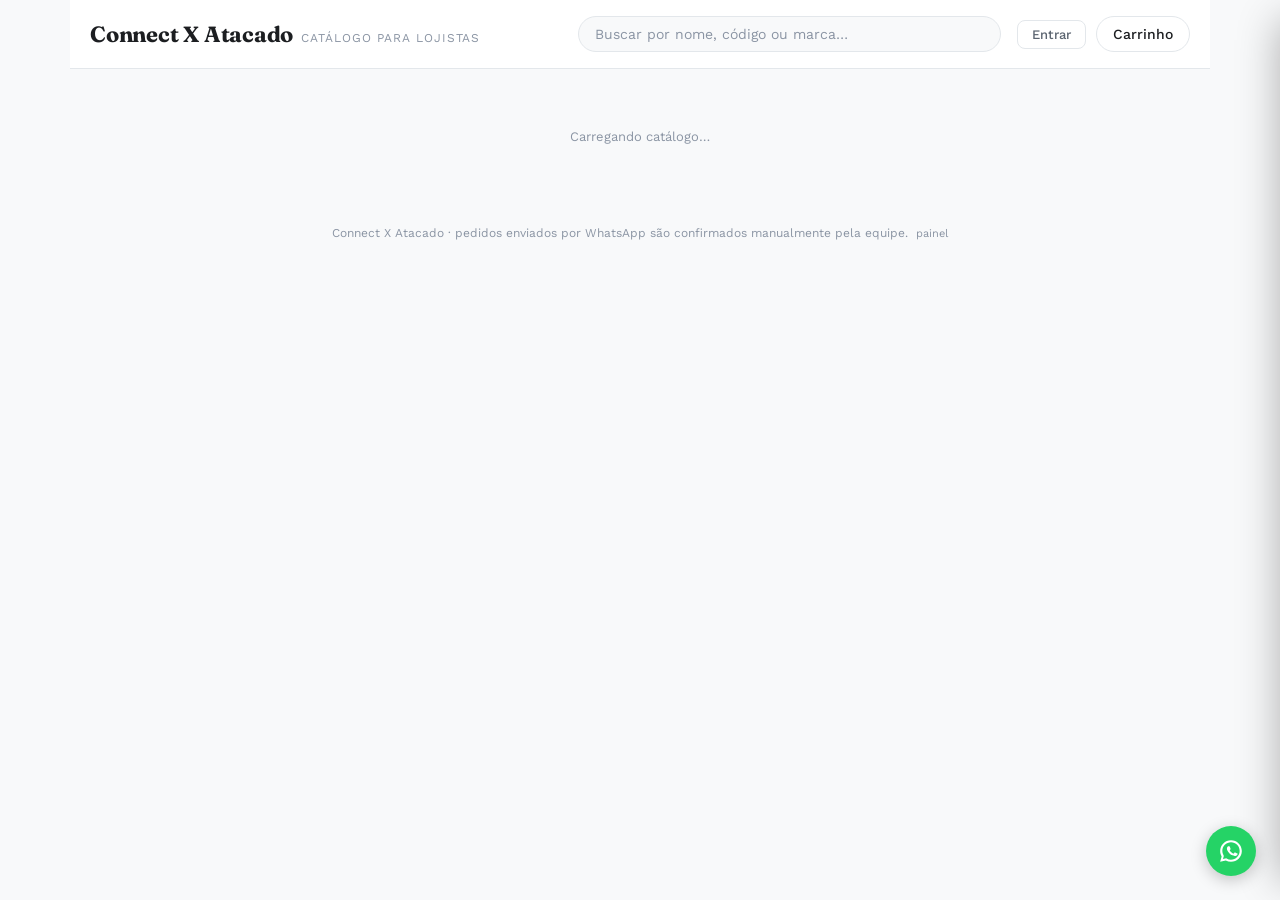
<file: index.html>
<!doctype html>
<html lang="pt-BR">
<head>
<meta charset="utf-8">
<meta name="viewport" content="width=device-width, initial-scale=1">
<title>Connect X Atacado — Catálogo</title>
<link rel="icon" href="data:image/svg+xml,<svg xmlns=%22http://www.w3.org/2000/svg%22 viewBox=%220 0 100 100%22><text y=%22.9em%22 font-size=%2290%22>📱</text></svg>">
<link rel="preconnect" href="https://fonts.googleapis.com">
<link rel="preconnect" href="https://fonts.gstatic.com" crossorigin>
<link href="https://fonts.googleapis.com/css2?family=Fraunces:opsz,wght@9..144,500;9..144,600;9..144,700&family=Work+Sans:wght@400;500;600;700&family=IBM+Plex+Mono:wght@400;500&display=swap" rel="stylesheet">
<link rel="stylesheet" href="css/styles.css">
<style>
.card .body { display: flex !important; flex-direction: column !important; }
.price-login-msg {
  font-size: 12px;
  color: var(--ink-faint, #94a3b8);
  padding: 4px 0 6px;
  display: flex;
  align-items: center;
  gap: 4px;
  margin-top: auto;
}
#loginStateBtn {
  font-size: 13px;
  padding: 6px 14px;
  border: 1px solid var(--line, #e2e8f0);
  border-radius: 8px;
  background: transparent;
  cursor: pointer;
  white-space: nowrap;
  transition: background .15s, color .15s;
  font-weight: 500;
  color: var(--ink-soft, #64748b);
}
#loginStateBtn:hover { background: rgba(99,102,241,.08); color: var(--accent, #6366f1); }
.login-field { margin-bottom: 4px; }
.login-field label { font-size: 12px; font-weight: 600; color: var(--ink-soft, #64748b); display: block; margin-bottom: 6px; text-transform: uppercase; letter-spacing: .04em; }
.login-field input { width: 100%; padding: 10px 12px; border: 1px solid var(--line, #e2e8f0); border-radius: 8px; font-size: 14px; background: var(--bg, #f8fafc); color: var(--ink, #0f172a); outline: none; font-family: inherit; transition: border-color .15s, box-shadow .15s; box-sizing: border-box; }
.login-field input:focus { border-color: var(--accent, #6366f1); box-shadow: 0 0 0 3px rgba(99,102,241,.12); }
</style>
</head>
<body>

<div id="cadastroSuccessBanner" style="display:none;background:#dcfce7;border-bottom:1px solid #86efac;color:#166534;padding:14px 20px;text-align:center;font-size:14px;font-weight:600;">
  ✅ Cadastro enviado com sucesso! Nossa equipe entrará em contato em breve. 🎉
</div>

<div class="app">
  <div class="topbar">
    <div class="topbar-inner">
      <div class="brandmark">
        <span class="name">Connect X Atacado</span>
        <span class="tag">catálogo para lojistas</span>
      </div>
      <div class="searchwrap" id="searchwrap">
        <input type="text" id="searchInput" placeholder="Buscar por nome, código ou marca…" autocomplete="off">
      </div>
      <div class="topbar-actions">
        <button id="loginStateBtn" type="button">Entrar</button>
        <button class="btn cart-btn" id="openCartBtn" type="button" aria-label="Abrir carrinho">
          Carrinho <span class="cart-count" id="cartCount" style="display:none;">0</span>
        </button>
      </div>
    </div>
  </div>

  <!-- Carrossel de banners (controlado pelo painel admin) -->
  <div id="siteBanner" class="site-banner" style="display:none;" role="complementary" aria-label="Banners promocionais">
    <div class="banner-track" id="bannerTrack"></div>
    <button class="banner-arrow banner-arrow-prev" id="bannerPrev" aria-label="Banner anterior" style="display:none;">&#8249;</button>
    <button class="banner-arrow banner-arrow-next" id="bannerNext" aria-label="Próximo banner" style="display:none;">&#8250;</button>
    <div class="banner-dots" id="bannerDots" style="display:none;"></div>
  </div>

  <div id="chiprow" class="chiprow"></div>

  <div id="catalogRoot">
    <div class="skeleton">Carregando catálogo…</div>
  </div>

  <div id="orderViewRoot" style="display:none;"></div>

  <div class="footer-note">Connect X Atacado &middot; pedidos enviados por WhatsApp são confirmados manualmente pela equipe. &nbsp;<a href="admin.html" style="color:var(--ink-faint);font-size:11px;text-decoration:none;">painel</a></div>
</div>

<div class="overlay" id="cartOverlay"></div>
<div class="drawer" id="cartDrawer" role="dialog" aria-label="Carrinho">
  <div class="drawer-head">
    <h2>Seu carrinho</h2>
    <button class="btn btn-icon btn-ghost" id="closeCartBtn" type="button" aria-label="Fechar carrinho">✕</button>
  </div>
  <div class="drawer-body" id="cartBody"></div>
  <div class="drawer-foot" id="cartFoot"></div>
</div>


<div class="modal-overlay" id="checkoutModalOverlay">
  <div class="modal">
    <div class="modal-head">
      <h2>Finalizar pedido</h2>
      <button class="btn btn-icon btn-ghost" id="closeCheckoutModalBtn" type="button" aria-label="Fechar">✕</button>
    </div>
    <div class="modal-body" id="checkoutModalBody"></div>
    <div class="modal-foot">
      <button class="btn btn-ghost" id="cancelCheckoutBtn" type="button">Voltar</button>
      <button class="btn btn-accent" id="confirmCheckoutBtn" type="button">📲 Envie seu Pedido</button>
    </div>
  </div>
</div>

<div id="toastHost"></div>

<!-- WhatsApp flutuante -->
<style>
#waBtnFloat{position:fixed;bottom:24px;right:24px;z-index:999;display:flex;align-items:center;gap:0;background:#25d366;color:#fff;text-decoration:none;border-radius:50px;padding:12px;box-shadow:0 4px 16px rgba(0,0,0,.22);font-family:'Work Sans',sans-serif;font-size:13px;font-weight:600;white-space:nowrap;transition:padding .2s,gap .2s,box-shadow .15s,transform .15s;overflow:hidden;}
#waBtnFloat .wa-label{max-width:0;opacity:0;overflow:hidden;transition:max-width .25s ease,opacity .2s ease;}
#waBtnFloat:hover{padding:12px 18px 12px 12px;gap:10px;transform:scale(1.05);}
#waBtnFloat:hover .wa-label{max-width:180px;opacity:1;}
</style>
<a id="waBtnFloat" href="https://wa.me/5517992475355" target="_blank" rel="noopener" aria-label="Fale com um atendente no WhatsApp">
  <svg xmlns="http://www.w3.org/2000/svg" viewBox="0 0 32 32" width="26" height="26" fill="#fff" style="flex-shrink:0;">
    <path d="M16 2.667C8.637 2.667 2.667 8.637 2.667 16c0 2.336.62 4.623 1.799 6.63L2.667 29.333l6.87-1.763A13.27 13.27 0 0 0 16 29.333C23.363 29.333 29.333 23.363 29.333 16S23.363 2.667 16 2.667zm0 2.666c5.88 0 10.667 4.787 10.667 10.667S21.88 26.667 16 26.667a10.62 10.62 0 0 1-5.434-1.493l-.384-.228-4.08 1.047 1.077-3.97-.251-.4A10.62 10.62 0 0 1 5.333 16C5.333 10.12 10.12 5.333 16 5.333zm-3.04 4.8c-.213 0-.56.08-.853.4-.293.32-1.12 1.093-1.12 2.666s1.147 3.094 1.307 3.307c.16.213 2.24 3.573 5.52 4.867 2.72 1.093 3.28.88 3.867.827.587-.053 1.893-.773 2.16-1.52.267-.747.267-1.387.187-1.52-.08-.133-.293-.213-.614-.373-.32-.16-1.893-.947-2.186-1.053-.293-.107-.507-.16-.72.16-.213.32-.827 1.053-.987 1.253-.16.213-.32.24-.64.08-.32-.16-1.347-.493-2.56-1.573-.947-.84-1.587-1.88-1.773-2.2-.187-.32-.02-.493.14-.653.147-.147.32-.373.48-.56.16-.187.213-.32.32-.533.107-.213.053-.4-.027-.56-.08-.16-.72-1.733-.987-2.373-.24-.573-.507-.587-.72-.6l-.614-.013z"/>
  </svg>
  <span class="wa-label">Fale com um atendente</span>
</a>

<!-- Modal de login do cliente -->
<div class="modal-overlay" id="loginModalOverlay">
  <div class="modal" style="max-width:420px;">
    <div class="modal-head">
      <h2>Acesse sua conta</h2>
      <button class="btn btn-icon btn-ghost" id="closeLoginModalBtn" type="button" aria-label="Fechar">✕</button>
    </div>
    <div class="modal-body" style="padding-bottom:4px;">
      <p style="font-size:14px;color:var(--ink-soft);margin-bottom:18px;line-height:1.55;">
        Informe o e-mail do seu cadastro para visualizar os preços e adicionar produtos ao carrinho.
      </p>
      <div class="login-field">
        <label>Seu e-mail</label>
        <input type="text" id="loginEmailInput" placeholder="seu@email.com.br" autocomplete="off" inputmode="email" style="color:#0f172a!important;background:#fff!important;-webkit-text-fill-color:#0f172a!important;">
      </div>
      <div id="loginEmailError" style="font-size:12px;color:#ef4444;margin-top:7px;min-height:18px;"></div>
    </div>
    <div class="modal-foot" style="flex-direction:column;gap:12px;align-items:stretch;">
      <button class="btn btn-accent" id="loginEmailBtn" type="button" style="justify-content:center;width:100%;padding:12px;">Entrar</button>
      <div style="text-align:center;font-size:13px;color:var(--ink-soft);">
        Não tem cadastro? <a href="cadastro.html" style="color:var(--accent);text-decoration:none;font-weight:600;">Cadastre-se aqui</a>
      </div>
      <div style="text-align:center;font-size:12px;color:var(--ink-faint,#94a3b8);margin-top:-4px;">
        Dúvidas? <a href="https://wa.me/5517992475355" target="_blank" rel="noopener" style="color:#25d366;text-decoration:none;font-weight:600;">📱 Fale no WhatsApp</a>
      </div>
    </div>
  </div>
</div>

<script src="js/config.js"></script>
<script type="module" src="js/app.js"></script>
<script>
(function () {
  if (new URLSearchParams(location.search).get('cadastro') === 'ok') {
    var banner = document.getElementById('cadastroSuccessBanner');
    if (banner) {
      banner.style.display = 'block';
      setTimeout(function () {
        banner.style.transition = 'opacity .5s';
        banner.style.opacity = '0';
        setTimeout(function () { banner.style.display = 'none'; }, 500);
      }, 5000);
    }
    history.replaceState({}, '', location.pathname);
  }
})();
</script>
</body>
</html>
</file>
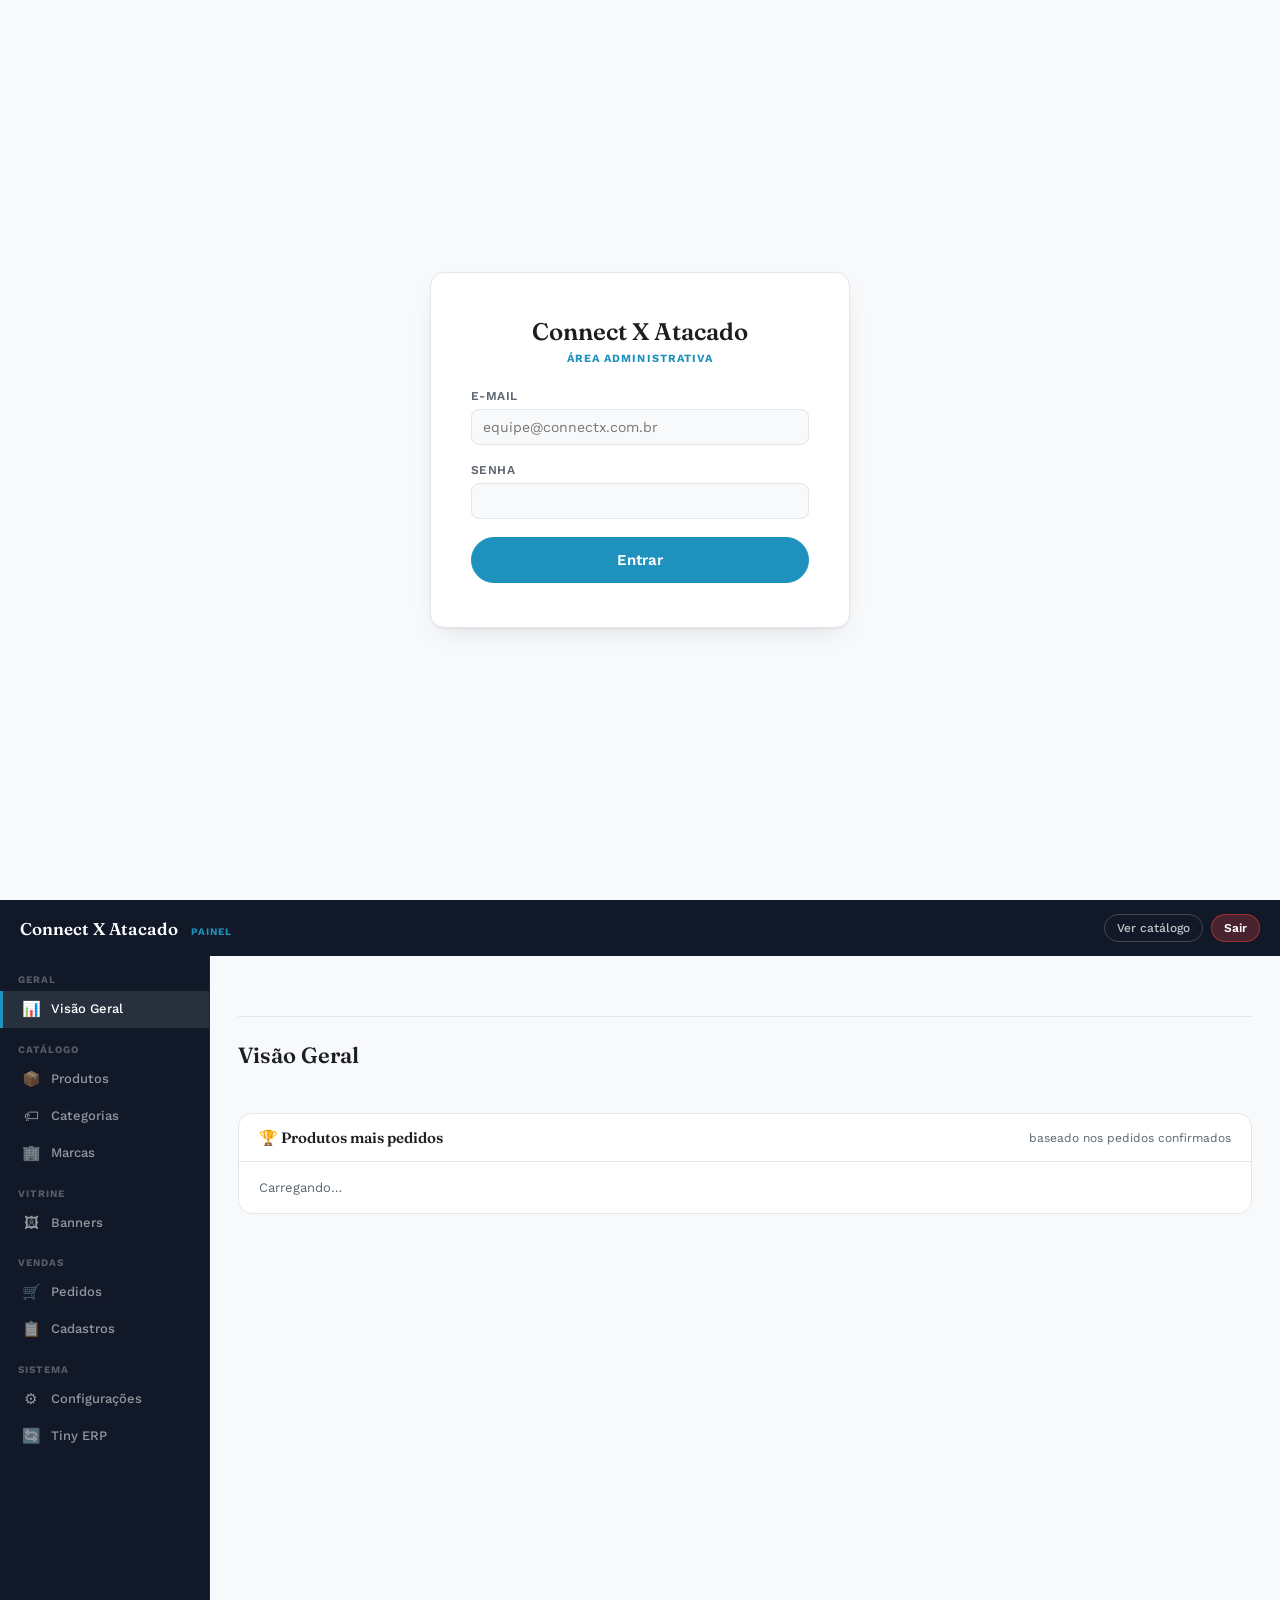
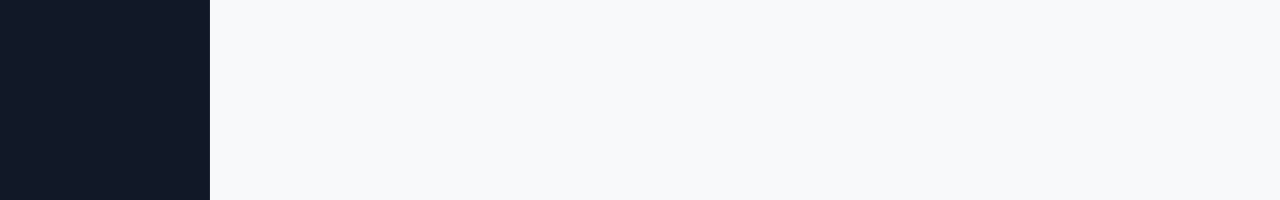
<file: admin.html>
<!doctype html>
<html lang="pt-BR">
<head>
<meta charset="utf-8">
<meta name="viewport" content="width=device-width, initial-scale=1">
<title>Connect X Atacado — Painel</title>
<link rel="icon" href="data:image/svg+xml,<svg xmlns=%22http://www.w3.org/2000/svg%22 viewBox=%220 0 100 100%22><text y=%22.9em%22 font-size=%2290%22>🔧</text></svg>">
<link rel="preconnect" href="https://fonts.googleapis.com">
<link rel="preconnect" href="https://fonts.gstatic.com" crossorigin>
<link href="https://fonts.googleapis.com/css2?family=Fraunces:opsz,wght@9..144,500;9..144,600;9..144,700&family=Work+Sans:wght@400;500;600;700&family=IBM+Plex+Mono:wght@400;500&display=swap" rel="stylesheet">
<link rel="stylesheet" href="css/styles.css">
<style>
/* ===== Login ===== */
.login-screen{min-height:100vh;display:flex;align-items:center;justify-content:center;background:var(--paper);padding:24px;}
.login-card{background:var(--card);border:1px solid var(--line);border-radius:var(--radius);box-shadow:var(--shadow);padding:44px 40px;width:100%;max-width:420px;display:flex;flex-direction:column;gap:18px;}
.login-logo{display:flex;flex-direction:column;align-items:center;gap:6px;margin-bottom:6px;text-align:center;}
.login-logo .name{font-family:'Fraunces',serif;font-size:24px;font-weight:600;color:var(--ink);}
.login-logo .tag{font-size:11px;font-weight:700;letter-spacing:.1em;text-transform:uppercase;color:var(--accent);}
.login-card .btn-accent{justify-content:center;height:46px;font-size:15px;}

/* ===== Topbar ===== */
.admin-topbar{background:#111827;color:#fff;padding:0 20px;height:56px;display:flex;align-items:center;justify-content:space-between;position:sticky;top:0;z-index:200;gap:16px;flex-shrink:0;}
.admin-topbar .brand{font-family:'Fraunces',serif;font-size:17px;font-weight:600;color:#fff;white-space:nowrap;}
.admin-topbar .brand-tag{font-size:10px;font-weight:700;letter-spacing:.1em;text-transform:uppercase;color:var(--accent);margin-left:8px;}
.admin-topbar .right{display:flex;align-items:center;gap:8px;flex-shrink:0;}
.admin-topbar .user-email{font-size:12px;color:rgba(255,255,255,.45);white-space:nowrap;overflow:hidden;text-overflow:ellipsis;max-width:180px;}
.admin-topbar a,.admin-topbar button.btn-ghost{color:rgba(255,255,255,.75);border-color:rgba(255,255,255,.2);font-size:12px;}
.admin-topbar a:hover,.admin-topbar button.btn-ghost:hover{background:rgba(255,255,255,.1);color:#fff;}
#logoutBtn{color:#fff!important;background:rgba(239,68,68,.25)!important;border-color:rgba(239,68,68,.5)!important;font-weight:600;}
#logoutBtn:hover{background:rgba(239,68,68,.5)!important;}

/* ===== Layout sidebar ===== */
.admin-layout{display:flex;height:calc(100vh - 56px);overflow:hidden;}

/* ===== Sidebar ===== */
.admin-sidebar{
  width:210px;flex-shrink:0;
  background:#111827;
  border-right:1px solid rgba(255,255,255,.06);
  overflow-y:auto;
  display:flex;flex-direction:column;
  padding:12px 0 24px;
}
.sidebar-section-label{
  font-size:10px;font-weight:700;letter-spacing:.1em;text-transform:uppercase;
  color:rgba(255,255,255,.3);
  padding:16px 18px 6px;
}
.sidebar-section-label:first-child{padding-top:6px;}
.nav-item{
  display:flex;align-items:center;gap:10px;
  padding:10px 18px;width:100%;text-align:left;
  border:none;border-left:3px solid transparent;
  background:none;color:rgba(255,255,255,.55);
  cursor:pointer;font-size:13px;font-weight:500;
  font-family:inherit;line-height:1.3;
  transition:background .12s,color .12s,border-color .12s;
}
.nav-item:hover{background:rgba(255,255,255,.06);color:rgba(255,255,255,.9);}
.nav-item.active{background:rgba(255,255,255,.1);color:#fff;border-left-color:var(--accent);}
.nav-icon{font-size:15px;width:20px;text-align:center;flex-shrink:0;line-height:1;}

/* ===== Conteúdo principal ===== */
.admin-main{flex:1;overflow-y:auto;padding:28px 28px 48px;background:var(--paper);}
.admin-panel{display:none;flex-direction:column;gap:20px;max-width:1020px;}
.admin-panel.active{display:flex;}
.panel-title{font-family:'Fraunces',serif;font-size:22px;font-weight:600;color:var(--ink);margin:0 0 4px;}

/* ===== Seções ===== */
.admin-section{background:var(--card);border:1px solid var(--line);border-radius:var(--radius);overflow:hidden;}
.admin-section-head{display:flex;align-items:center;justify-content:space-between;padding:14px 20px;border-bottom:1px solid var(--line);flex-wrap:wrap;gap:8px;}
.admin-section-head h2{font-family:'Fraunces',serif;font-size:15px;font-weight:600;margin:0;}
.admin-section-body{padding:18px 20px;}

/* ===== Stats ===== */
.stats-row{display:grid;grid-template-columns:repeat(3,1fr);gap:14px;}
.stat-card{background:var(--card);border:1px solid var(--line);border-radius:var(--radius);padding:20px;text-align:center;}
.stat-val{font-family:'IBM Plex Mono',monospace;font-size:30px;font-weight:500;color:var(--accent);}
.stat-label{font-size:11px;color:var(--ink-soft);margin-top:4px;font-weight:600;text-transform:uppercase;letter-spacing:.07em;}

/* ===== Produtos ===== */
.product-admin-list{display:flex;flex-direction:column;gap:1px;background:var(--line);}
.product-admin-row{display:grid;grid-template-columns:56px 1fr auto auto;gap:14px;align-items:center;padding:10px 18px;background:var(--card);}
.product-admin-row.hidden-product{opacity:.5;}
.product-admin-thumb{width:52px;height:52px;border-radius:10px;overflow:hidden;background:var(--paper-2);display:flex;align-items:center;justify-content:center;flex-shrink:0;font-size:22px;}
.product-admin-thumb img{width:100%;height:100%;object-fit:cover;}
.product-admin-info{min-width:0;}
.product-admin-info .pname{font-weight:600;font-size:14px;color:var(--ink);white-space:nowrap;overflow:hidden;text-overflow:ellipsis;}
.product-admin-info .pmeta{font-size:12px;color:var(--ink-soft);margin-top:3px;display:flex;align-items:center;gap:6px;flex-wrap:wrap;}
.product-admin-price{font-family:'IBM Plex Mono',monospace;font-size:13px;font-weight:500;color:var(--ink);white-space:nowrap;}
.product-admin-actions{display:flex;gap:2px;flex-shrink:0;}
.product-admin-actions button{border:none;background:none;cursor:pointer;font-size:15px;padding:5px 7px;border-radius:7px;color:var(--ink-soft);transition:background .12s,color .12s;line-height:1;}
.product-admin-actions button:hover{background:var(--paper-2);color:var(--ink);}
.product-admin-actions button.danger:hover{color:#c0392b;background:#fdecea;}

/* ===== Pedidos ===== */
.order-row{display:grid;grid-template-columns:1fr auto auto;gap:14px;align-items:center;padding:12px 20px;border-bottom:1px solid var(--line);cursor:pointer;transition:background .12s;}
.order-row:hover{background:var(--paper-2,#f8fafc);}
.order-row:last-child{border-bottom:none;}
.order-row .oname{font-weight:600;font-size:14px;color:var(--ink);display:flex;align-items:center;gap:6px;}
.order-row.order-unread .oname{color:var(--ink);}
.order-row .ometa{font-size:12px;color:var(--ink-soft);margin-top:2px;}
.order-price{font-family:'IBM Plex Mono',monospace;font-size:13px;font-weight:500;white-space:nowrap;}
.status-select{font-size:12px;padding:5px 8px;border:1px solid var(--line);border-radius:8px;background:var(--paper);color:var(--ink);cursor:pointer;font-family:inherit;}

/* ===== Nav badges ===== */
.nav-badge{margin-left:auto;background:#ef4444;color:#fff;font-size:10px;font-weight:700;min-width:18px;height:18px;border-radius:9px;display:inline-flex;align-items:center;justify-content:center;padding:0 5px;transition:opacity .2s;}
.nav-badge:empty{display:none;}

/* ===== Impressão ===== */
#printArea{display:none;}
@media print{
  body>*:not(#printArea){display:none!important;}
  #printArea{display:block!important;padding:24px;font-family:Arial,sans-serif;font-size:13px;color:#0f172a;}
  #printArea h1{font-size:18px;margin:0 0 4px;}
  #printArea .psub{font-size:11px;color:#64748b;margin-bottom:16px;}
  #printArea .plabel{font-size:10px;font-weight:700;text-transform:uppercase;color:#64748b;margin-bottom:2px;}
  #printArea .pval{font-size:13px;margin-bottom:10px;}
  #printArea .pgrid{display:grid;grid-template-columns:1fr 1fr;gap:0 20px;}
  #printArea table{width:100%;border-collapse:collapse;margin:10px 0;}
  #printArea th{text-align:left;font-size:10px;font-weight:700;text-transform:uppercase;color:#64748b;border-bottom:2px solid #e2e8f0;padding:4px 0;}
  #printArea td{padding:6px 0;border-bottom:1px solid #e2e8f0;}
  #printArea .ptotal td{font-weight:700;border-bottom:none;padding-top:10px;}
  #printArea hr{border:none;border-top:1px solid #e2e8f0;margin:14px 0;}
  #printArea .pfooter{font-size:11px;color:#94a3b8;margin-top:20px;text-align:center;}
}
</style>
</head>
<body style="background:var(--paper);margin:0;">

<!-- ===== TELA DE LOGIN ===== -->
<div id="loginScreen" class="login-screen">
  <div class="login-card">
    <div class="login-logo">
      <span class="name">Connect X Atacado</span>
      <span class="tag">Área administrativa</span>
    </div>
    <div class="field">
      <label>E-mail</label>
      <input type="email" id="login_email" placeholder="equipe@connectx.com.br" autocomplete="username">
    </div>
    <div class="field">
      <label>Senha</label>
      <input type="password" id="login_password" autocomplete="current-password">
    </div>
    <button type="button" class="btn btn-accent" id="loginBtn">Entrar</button>
    <div id="loginError" class="required-note" style="display:none;text-align:center;"></div>
  </div>
</div>

<!-- ===== DASHBOARD ===== -->
<div id="adminDash" style="display:none;display:flex;flex-direction:column;height:100vh;">
  <!-- Topbar -->
  <div class="admin-topbar">
    <div>
      <span class="brand">Connect X Atacado</span>
      <span class="brand-tag">Painel</span>
    </div>
    <div class="right">
      <span class="user-email" id="adminUserEmail"></span>
      <a class="btn btn-ghost btn-sm" href="index.html" target="_blank" rel="noopener" style="text-decoration:none;">Ver catálogo</a>
      <button class="btn btn-ghost btn-sm" id="logoutBtn" type="button">Sair</button>
    </div>
  </div>

  <!-- Layout: sidebar + conteúdo -->
  <div class="admin-layout">

    <!-- ===== SIDEBAR ===== -->
    <nav class="admin-sidebar">
      <span class="sidebar-section-label">Geral</span>
      <button class="nav-item active" data-panel="overview">
        <span class="nav-icon">📊</span> Visão Geral
      </button>

      <span class="sidebar-section-label">Catálogo</span>
      <button class="nav-item" data-panel="products">
        <span class="nav-icon">📦</span> Produtos
      </button>
      <button class="nav-item" data-panel="categories">
        <span class="nav-icon">🏷</span> Categorias
      </button>
      <button class="nav-item" data-panel="brands">
        <span class="nav-icon">🏢</span> Marcas
      </button>

      <span class="sidebar-section-label">Vitrine</span>
      <button class="nav-item" data-panel="banners">
        <span class="nav-icon">🖼</span> Banners
      </button>

      <span class="sidebar-section-label">Vendas</span>
      <button class="nav-item" data-panel="orders">
        <span class="nav-icon">🛒</span> Pedidos
        <span class="nav-badge" id="badgeOrders"></span>
      </button>
      <button class="nav-item" data-panel="cadastros">
        <span class="nav-icon">📋</span> Cadastros
        <span class="nav-badge" id="badgeCadastros"></span>
      </button>

      <span class="sidebar-section-label">Sistema</span>
      <button class="nav-item" data-panel="config">
        <span class="nav-icon">⚙️</span> Configurações
      </button>
      <button class="nav-item" data-panel="sync">
        <span class="nav-icon">🔄</span> Tiny ERP
      </button>
    </nav>

    <!-- ===== CONTEÚDO ===== -->
    <main class="admin-main">

      <!-- Visão Geral -->
      <div id="panel-overview" class="admin-panel active">
        <p class="panel-title">Visão Geral</p>
        <div class="stats-row" id="statsRow"></div>
        <div class="admin-section">
          <div class="admin-section-head">
            <h2>🏆 Produtos mais pedidos</h2>
            <span style="font-size:12px;color:var(--ink-soft);">baseado nos pedidos confirmados</span>
          </div>
          <div class="admin-section-body" id="topProductsBody">
            <div style="color:var(--ink-soft);font-size:13px;">Carregando…</div>
          </div>
        </div>
      </div>

      <!-- Produtos -->
      <div id="panel-products" class="admin-panel">
        <p class="panel-title">Produtos</p>
        <div class="admin-section">
          <div class="admin-section-head">
            <h2>Lista de produtos</h2>
            <div style="display:flex;gap:6px;align-items:center;flex-wrap:wrap;">
              <button class="btn btn-ghost btn-sm" id="hideAllPricesBtn" type="button">Ocultar todos os preços</button>
              <button class="btn btn-accent btn-sm" id="newProductBtn" type="button">+ Novo produto</button>
            </div>
          </div>
          <div class="admin-section-body" style="padding-bottom:0;">
            <div style="display:flex;gap:8px;flex-wrap:wrap;align-items:center;">
              <input type="text" id="adminSearchInput" placeholder="Buscar por nome, código ou marca…" style="flex:1;min-width:160px;">
              <select id="adminCategoryFilter" style="padding:8px 10px;border:1px solid var(--line);border-radius:var(--radius);background:var(--paper);color:var(--ink);font-size:13px;cursor:pointer;">
                <option value="">Todas as categorias</option>
              </select>
              <select id="adminBrandFilter" style="padding:8px 10px;border:1px solid var(--line);border-radius:var(--radius);background:var(--paper);color:var(--ink);font-size:13px;cursor:pointer;">
                <option value="">Todas as marcas</option>
              </select>
            </div>
          </div>
          <div id="productAdminList"></div>
        </div>
      </div>

      <!-- Categorias -->
      <div id="panel-categories" class="admin-panel">
        <p class="panel-title">Categorias</p>
        <div class="admin-section">
          <div class="admin-section-head">
            <h2>Gerenciar categorias</h2>
            <button class="btn btn-accent btn-sm" id="addCategoryBtn" type="button">+ Nova categoria</button>
          </div>
          <div id="categoryAdminList" class="banner-admin-list">
            <div class="admin-section-body" style="color:var(--ink-soft);font-size:14px;">Nenhuma categoria cadastrada.</div>
          </div>
        </div>
      </div>

      <!-- Marcas -->
      <div id="panel-brands" class="admin-panel">
        <p class="panel-title">Marcas</p>
        <div class="admin-section">
          <div class="admin-section-head">
            <h2>Gerenciar marcas</h2>
            <button class="btn btn-accent btn-sm" id="addBrandBtn" type="button">+ Nova marca</button>
          </div>
          <div id="brandAdminList" class="banner-admin-list">
            <div class="admin-section-body" style="color:var(--ink-soft);font-size:14px;">Nenhuma marca cadastrada.</div>
          </div>
        </div>
      </div>

      <!-- Banners -->
      <div id="panel-banners" class="admin-panel">
        <p class="panel-title">Banners</p>
        <div class="admin-section">
          <div class="admin-section-head">
            <h2>Banners do catálogo</h2>
            <div style="display:flex;gap:8px;align-items:center;">
              <label class="checkbox-row" style="font-size:13px;margin:0;">
                <input type="checkbox" id="cfg_banner_enabled"> Exibir banners
              </label>
              <button class="btn btn-ghost btn-sm" id="saveBannerEnabledBtn" type="button">Salvar</button>
              <button class="btn btn-accent btn-sm" id="addBannerBtn" type="button">+ Adicionar</button>
            </div>
          </div>
          <div id="bannerAdminList" class="banner-admin-list">
            <div class="admin-section-body" style="color:var(--ink-soft);font-size:14px;">Nenhum banner cadastrado.</div>
          </div>
        </div>
      </div>

      <!-- Pedidos -->
      <div id="panel-orders" class="admin-panel">
        <p class="panel-title">Pedidos</p>
        <div class="admin-section">
          <div class="admin-section-head">
            <h2>Pedidos recentes</h2>
            <span class="count" id="ordersCount">0</span>
          </div>
          <div id="ordersAdminList"></div>
        </div>
      </div>

      <!-- Configurações -->
      <div id="panel-config" class="admin-panel">
        <p class="panel-title">Configurações</p>
        <div class="admin-section">
          <div class="admin-section-head">
            <h2>Dados da loja</h2>
            <button class="btn btn-accent btn-sm" id="saveConfigBtn" type="button">Salvar</button>
          </div>
          <div class="admin-section-body">
            <div class="field-row">
              <div class="field"><label>Nome da loja</label><input type="text" id="cfg_name"></div>
              <div class="field"><label>WhatsApp para pedidos</label><input type="tel" id="cfg_wpp" placeholder="55DDDNUMERO (só números)"></div>
            </div>
          </div>
        </div>
      </div>

      <!-- Cadastros -->
      <div id="panel-cadastros" class="admin-panel">
        <p class="panel-title">Cadastros de Clientes</p>
        <div class="admin-section">
          <div class="admin-section-head">
            <h2>Fichas de cadastro</h2>
            <div style="display:flex;gap:8px;align-items:center;flex-wrap:wrap;">
              <select id="cadastroStatusFilter" style="padding:8px 10px;border:1px solid var(--line);border-radius:var(--radius);background:var(--paper);color:var(--ink);font-size:13px;cursor:pointer;">
                <option value="">Todos</option>
                <option value="pendente">Pendentes</option>
                <option value="importado">Importados</option>
              </select>
              <span class="count" id="cadastrosCount">0</span>
              <button class="btn btn-ghost btn-sm" id="downloadCadastrosBtn" type="button">⬇️ Exportar CSV (Tiny)</button>
            </div>
          </div>
          <div id="cadastrosAdminList">
            <div class="admin-section-body" style="color:var(--ink-soft);font-size:14px;">Carregando…</div>
          </div>
        </div>
      </div>

      <!-- Tiny ERP -->
      <div id="panel-sync" class="admin-panel">
        <p class="panel-title">Sincronização Tiny ERP</p>
        <div class="admin-section" id="tinySyncSection">
          <div class="admin-section-head">
            <h2>Importar do Tiny ERP</h2>
            <button class="btn btn-accent btn-sm" id="tinySyncBtn" type="button">🔄 Sincronizar agora</button>
          </div>
          <div class="admin-section-body" id="tinySyncBody">
            <span style="font-size:13px;color:var(--ink-soft);">Importa automaticamente produtos da marca <strong>GOLD</strong> do Tiny ERP e atualiza preços e estoque. Sincronização automática a cada hora.</span>
            <div id="tinySyncStatus" style="margin-top:10px;font-size:13px;color:var(--ink-soft);">Último resultado: —</div>
          </div>
        </div>
      </div>

    </main>
  </div><!-- /admin-layout -->
</div><!-- /adminDash -->

<!-- Modal de produto -->
<div class="modal-overlay" id="productModalOverlay">
  <div class="modal">
    <div class="modal-head">
      <h2 id="productModalTitle">Novo produto</h2>
      <button class="btn btn-icon btn-ghost" id="closeProductModalBtn" type="button" aria-label="Fechar">✕</button>
    </div>
    <div class="modal-body" id="productModalBody"></div>
    <div class="modal-foot">
      <button class="btn btn-ghost" id="cancelProductBtn" type="button">Cancelar</button>
      <button class="btn btn-accent" id="saveProductBtn" type="button">Salvar produto</button>
    </div>
  </div>
</div>

<!-- Modal de categoria -->
<div class="modal-overlay" id="categoryModalOverlay">
  <div class="modal" style="max-width:400px;">
    <div class="modal-head">
      <h2 id="categoryModalTitle">Nova categoria</h2>
      <button class="btn btn-icon btn-ghost" id="closeCategoryModalBtn" type="button" aria-label="Fechar">✕</button>
    </div>
    <div class="modal-body">
      <div class="field"><label>Nome da categoria *</label><input type="text" id="cf_name" placeholder="Ex: Fones de Ouvido, Cabos, Pendrives…"></div>
    </div>
    <div class="modal-foot">
      <button class="btn btn-ghost" id="cancelCategoryBtn" type="button">Cancelar</button>
      <button class="btn btn-accent" id="saveCategoryBtn" type="button">Salvar</button>
    </div>
  </div>
</div>

<!-- Modal de marca -->
<div class="modal-overlay" id="brandModalOverlay">
  <div class="modal" style="max-width:400px;">
    <div class="modal-head">
      <h2 id="brandModalTitle">Nova marca</h2>
      <button class="btn btn-icon btn-ghost" id="closeBrandModalBtn" type="button" aria-label="Fechar">✕</button>
    </div>
    <div class="modal-body">
      <div class="field"><label>Nome da marca *</label><input type="text" id="brd_name" placeholder="Ex: Gold, Sony, Samsung…"></div>
    </div>
    <div class="modal-foot">
      <button class="btn btn-ghost" id="cancelBrandBtn" type="button">Cancelar</button>
      <button class="btn btn-accent" id="saveBrandBtn" type="button">Salvar</button>
    </div>
  </div>
</div>

<!-- Modal de banner -->
<div class="modal-overlay" id="bannerModalOverlay">
  <div class="modal">
    <div class="modal-head">
      <h2 id="bannerModalTitle">Novo banner</h2>
      <button class="btn btn-icon btn-ghost" id="closeBannerModalBtn" type="button" aria-label="Fechar">✕</button>
    </div>
    <div class="modal-body" style="display:flex;flex-direction:column;gap:14px;">
      <div class="field"><label>Título *</label><input type="text" id="bf_title" placeholder="Ex: Novidades da semana!"></div>
      <div class="field"><label>Subtítulo</label><input type="text" id="bf_subtitle" placeholder="Ex: Aproveite os melhores preços"></div>
      <div class="field">
        <label>Imagem de fundo</label>
        <input type="file" id="bf_image" accept="image/*" style="margin-bottom:6px;">
        <div id="bfImgPreview"></div>
      </div>
      <div class="field">
        <label>Vídeo / Animação <span style="font-size:11px;color:var(--ink-soft);font-weight:400;">(MP4 — substitui a imagem se preenchido)</span></label>
        <input type="file" id="bf_video" accept="video/mp4,video/webm" style="margin-bottom:6px;">
        <div id="bfVideoPreview"></div>
      </div>
      <div class="field-row">
        <div class="field"><label>Link do botão (opcional)</label><input type="text" id="bf_link" placeholder="https://..."></div>
        <div class="field"><label>Texto do botão</label><input type="text" id="bf_btn" placeholder="Ver mais"></div>
      </div>
      <label class="checkbox-row"><input type="checkbox" id="bf_enabled" checked> Ativo (visível no catálogo)</label>
    </div>
    <div class="modal-foot">
      <button class="btn btn-ghost" id="cancelBannerBtn" type="button">Cancelar</button>
      <button class="btn btn-accent" id="saveBannerItemBtn" type="button">Salvar banner</button>
    </div>
  </div>
</div>

<!-- Modal de detalhe (pedido ou cadastro) -->
<div class="modal-overlay" id="detailModalOverlay">
  <div class="modal" style="max-width:580px;">
    <div class="modal-head">
      <h2 id="detailModalTitle">Detalhe</h2>
      <div style="display:flex;gap:6px;align-items:center;">
        <button class="btn btn-ghost btn-sm" id="printDetailBtn" type="button">🖨️ Imprimir</button>
        <button class="btn btn-icon btn-ghost" id="closeDetailModalBtn" type="button" aria-label="Fechar">✕</button>
      </div>
    </div>
    <div class="modal-body" id="detailModalBody" style="max-height:72vh;overflow-y:auto;padding:20px;font-size:14px;"></div>
  </div>
</div>

<div id="printArea"></div>
<div id="toastHost"></div>
<script src="js/config.js"></script>
<script type="module" src="js/admin.js"></script>
</body>
</html>
</file>
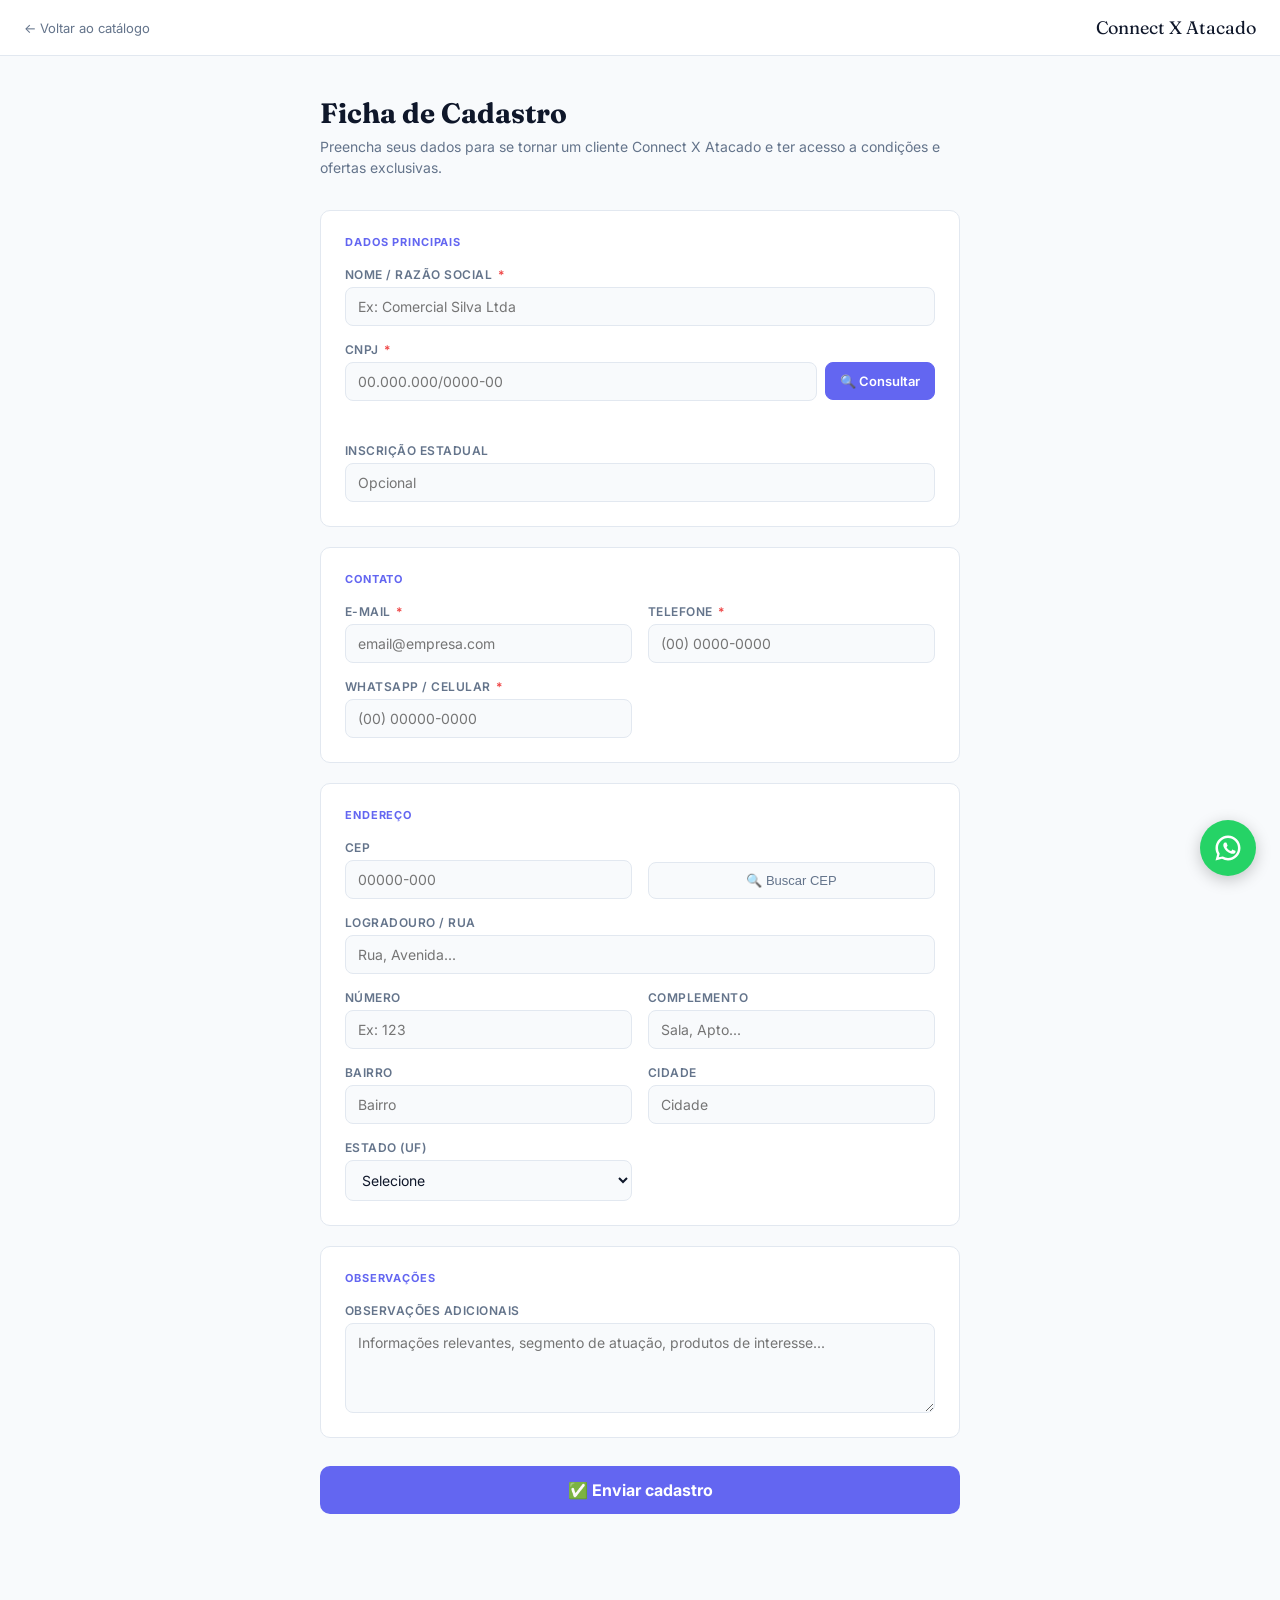
<file: cadastro.html>
<!DOCTYPE html>
<html lang="pt-BR">
<head>
  <meta charset="UTF-8">
  <meta name="viewport" content="width=device-width, initial-scale=1.0">
  <title>Cadastro de Cliente — Connect X Atacado</title>
  <link rel="preconnect" href="https://fonts.googleapis.com">
  <link href="https://fonts.googleapis.com/css2?family=Fraunces:wght@700&family=Inter:wght@400;500;600&display=swap" rel="stylesheet">
  <script src="js/config.js"></script>
  <style>
    *, *::before, *::after { box-sizing: border-box; margin: 0; padding: 0; }

    :root {
      --ink:      #0f172a;
      --ink-soft: #64748b;
      --paper:    #ffffff;
      --bg:       #f8fafc;
      --line:     #e2e8f0;
      --accent:   #6366f1;
      --accent2:  #4f46e5;
      --danger:   #ef4444;
      --radius:   10px;
    }
    @media (prefers-color-scheme: dark) {
      :root {
        --ink:      #f1f5f9;
        --ink-soft: #94a3b8;
        --paper:    #1e293b;
        --bg:       #0f172a;
        --line:     #334155;
      }
    }

    body {
      font-family: 'Inter', sans-serif;
      background: var(--bg);
      color: var(--ink);
      min-height: 100vh;
    }

    /* Header */
    .top-bar {
      background: var(--paper);
      border-bottom: 1px solid var(--line);
      padding: 0 24px;
      height: 56px;
      display: flex;
      align-items: center;
      gap: 12px;
    }
    .top-bar a {
      text-decoration: none;
      color: var(--ink-soft);
      font-size: 13px;
      display: flex;
      align-items: center;
      gap: 6px;
      transition: color .15s;
    }
    .top-bar a:hover { color: var(--accent); }
    .top-bar .logo {
      font-family: 'Fraunces', serif;
      font-size: 18px;
      color: var(--ink);
      margin-left: auto;
    }

    /* Container */
    .container {
      max-width: 680px;
      margin: 40px auto;
      padding: 0 20px 60px;
    }

    .page-title {
      font-family: 'Fraunces', serif;
      font-size: 28px;
      margin-bottom: 6px;
      color: var(--ink);
    }
    .page-subtitle {
      font-size: 14px;
      color: var(--ink-soft);
      margin-bottom: 32px;
      line-height: 1.5;
    }

    /* Card seção */
    .section-card {
      background: var(--paper);
      border: 1px solid var(--line);
      border-radius: var(--radius);
      padding: 24px;
      margin-bottom: 20px;
    }
    .section-title {
      font-size: 11px;
      font-weight: 700;
      text-transform: uppercase;
      letter-spacing: .08em;
      color: var(--accent);
      margin-bottom: 18px;
    }

    /* Grid de campos */
    .fields-grid {
      display: grid;
      gap: 16px;
    }
    .fields-grid.cols-2 { grid-template-columns: 1fr 1fr; }
    .fields-grid.cols-3 { grid-template-columns: 1fr 1fr 1fr; }
    @media (max-width: 520px) {
      .fields-grid.cols-2,
      .fields-grid.cols-3 { grid-template-columns: 1fr; }
    }

    .field { display: flex; flex-direction: column; gap: 5px; }
    .field label {
      font-size: 12px;
      font-weight: 600;
      color: var(--ink-soft);
      text-transform: uppercase;
      letter-spacing: .04em;
    }
    .field label .req { color: var(--danger); margin-left: 2px; }
    .field input,
    .field select,
    .field textarea {
      background: var(--bg);
      border: 1px solid var(--line);
      border-radius: 8px;
      padding: 10px 12px;
      font-size: 14px;
      color: var(--ink);
      font-family: 'Inter', sans-serif;
      transition: border-color .15s, box-shadow .15s;
      outline: none;
      width: 100%;
    }
    .field input:focus,
    .field select:focus,
    .field textarea:focus {
      border-color: var(--accent);
      box-shadow: 0 0 0 3px rgba(99,102,241,.12);
    }
    .field input.error,
    .field select.error { border-color: var(--danger); }
    .field .err-msg {
      font-size: 11px;
      color: var(--danger);
      display: none;
    }
    .field input.error + .err-msg,
    .field select.error + .err-msg { display: block; }
    .field textarea { resize: vertical; min-height: 90px; }

    /* Tipo de pessoa */
    .tipo-row {
      display: flex;
      gap: 10px;
      margin-bottom: 4px;
    }
    .tipo-btn {
      flex: 1;
      padding: 10px;
      border: 2px solid var(--line);
      border-radius: 8px;
      background: var(--bg);
      color: var(--ink-soft);
      font-size: 13px;
      font-weight: 600;
      cursor: pointer;
      transition: all .15s;
      text-align: center;
    }
    .tipo-btn.active {
      border-color: var(--accent);
      background: rgba(99,102,241,.07);
      color: var(--accent);
    }

    /* Botão enviar */
    .btn-submit {
      width: 100%;
      padding: 14px;
      background: var(--accent);
      color: #fff;
      border: none;
      border-radius: var(--radius);
      font-size: 16px;
      font-weight: 700;
      font-family: 'Inter', sans-serif;
      cursor: pointer;
      transition: background .15s, transform .1s;
      margin-top: 8px;
    }
    .btn-submit:hover { background: var(--accent2); }
    .btn-submit:active { transform: scale(.98); }
    .btn-submit:disabled { opacity: .6; cursor: not-allowed; }

    /* Feedback */
    .feedback {
      border-radius: var(--radius);
      padding: 16px 20px;
      font-size: 14px;
      margin-bottom: 20px;
      display: none;
      line-height: 1.5;
    }
    .feedback.success {
      background: #dcfce7;
      border: 1px solid #86efac;
      color: #166534;
      display: block;
    }
    .feedback.error-box {
      background: #fee2e2;
      border: 1px solid #fca5a5;
      color: #991b1b;
      display: block;
    }
  </style>
</head>
<body>

<div class="top-bar">
  <a href="index.html">← Voltar ao catálogo</a>
  <span class="logo">Connect X Atacado</span>
</div>

<div class="container">
  <h1 class="page-title">Ficha de Cadastro</h1>
  <p class="page-subtitle">Preencha seus dados para se tornar um cliente Connect X Atacado e ter acesso a condições e ofertas exclusivas.</p>

  <div id="feedbackBox" class="feedback"></div>

  <form id="cadastroForm" novalidate>

    <input type="hidden" id="tipo_pessoa" value="J">

    <!-- DADOS PRINCIPAIS -->
    <div class="section-card">
      <div class="section-title">Dados principais</div>
      <div class="fields-grid">
        <div class="field">
          <label>Nome / Razão Social <span class="req">*</span></label>
          <input type="text" id="nome" placeholder="Ex: Comercial Silva Ltda" required autocomplete="organization">
          <span class="err-msg">Campo obrigatório</span>
        </div>
        <div class="field">
          <label>CNPJ <span class="req">*</span></label>
          <div style="display:flex;gap:8px;align-items:flex-start;">
            <div style="flex:1;">
              <input type="text" id="cpf_cnpj" placeholder="00.000.000/0000-00" required maxlength="18" autocomplete="off" style="width:100%;">
              <span class="err-msg">Informe um CNPJ válido (14 dígitos)</span>
            </div>
            <button type="button" id="btnConsultaCnpj" style="padding:10px 14px;border:1px solid var(--accent);border-radius:8px;background:var(--accent);color:#fff;font-size:13px;font-weight:600;cursor:pointer;white-space:nowrap;font-family:'Inter',sans-serif;flex-shrink:0;transition:background .15s;">🔍 Consultar</button>
          </div>
          <div id="cnpjStatus" style="font-size:12px;margin-top:5px;min-height:16px;"></div>
        </div>
        <div class="field">
          <label>Inscrição Estadual</label>
          <input type="text" id="ie_rg" placeholder="Opcional" autocomplete="off">
        </div>
      </div>
    </div>

    <!-- CONTATO -->
    <div class="section-card">
      <div class="section-title">Contato</div>
      <div class="fields-grid cols-2">
        <div class="field">
          <label>E-mail <span class="req">*</span></label>
          <input type="email" id="email" placeholder="email@empresa.com" required autocomplete="email">
          <span class="err-msg">Informe um e-mail válido</span>
        </div>
        <div class="field">
          <label>Telefone <span class="req">*</span></label>
          <input type="tel" id="fone" placeholder="(00) 0000-0000" required autocomplete="tel">
          <span class="err-msg"></span>
        </div>
        <div class="field">
          <label>WhatsApp / Celular <span class="req">*</span></label>
          <input type="tel" id="celular" placeholder="(00) 00000-0000" required autocomplete="tel">
          <span class="err-msg"></span>
        </div>
      </div>
    </div>

    <!-- ENDEREÇO -->
    <div class="section-card">
      <div class="section-title">Endereço</div>
      <div class="fields-grid">
        <div class="fields-grid cols-2">
          <div class="field">
            <label>CEP</label>
            <input type="text" id="cep" placeholder="00000-000" maxlength="9" autocomplete="postal-code">
          </div>
          <div class="field" style="justify-content:flex-end;">
            <label>&nbsp;</label>
            <button type="button" id="btnCep" style="padding:10px 16px;border:1px solid var(--line);border-radius:8px;background:var(--bg);color:var(--ink-soft);font-size:13px;cursor:pointer;">🔍 Buscar CEP</button>
          </div>
        </div>
        <div class="fields-grid cols-2">
          <div class="field" style="grid-column:1/-1;">
            <label>Logradouro / Rua</label>
            <input type="text" id="endereco" placeholder="Rua, Avenida..." autocomplete="street-address">
          </div>
          <div class="field">
            <label>Número</label>
            <input type="text" id="numero" placeholder="Ex: 123" autocomplete="off">
          </div>
          <div class="field">
            <label>Complemento</label>
            <input type="text" id="complemento" placeholder="Sala, Apto..." autocomplete="address-line2">
          </div>
          <div class="field">
            <label>Bairro</label>
            <input type="text" id="bairro" placeholder="Bairro" autocomplete="address-level3">
          </div>
          <div class="field">
            <label>Cidade</label>
            <input type="text" id="cidade" placeholder="Cidade" autocomplete="address-level2">
          </div>
          <div class="field">
            <label>Estado (UF)</label>
            <select id="uf" autocomplete="address-level1">
              <option value="">Selecione</option>
              <option>AC</option><option>AL</option><option>AP</option><option>AM</option>
              <option>BA</option><option>CE</option><option>DF</option><option>ES</option>
              <option>GO</option><option>MA</option><option>MT</option><option>MS</option>
              <option>MG</option><option>PA</option><option>PB</option><option>PR</option>
              <option>PE</option><option>PI</option><option>RJ</option><option>RN</option>
              <option>RS</option><option>RO</option><option>RR</option><option>SC</option>
              <option>SP</option><option>SE</option><option>TO</option>
            </select>
          </div>
        </div>
      </div>
    </div>

    <!-- OBSERVAÇÕES -->
    <div class="section-card">
      <div class="section-title">Observações</div>
      <div class="field">
        <label>Observações adicionais</label>
        <textarea id="obs" placeholder="Informações relevantes, segmento de atuação, produtos de interesse..."></textarea>
      </div>
    </div>

    <button type="submit" class="btn-submit" id="btnSubmit">✅ Enviar cadastro</button>
  </form>
</div>

<script>
(function () {
  var cfg = window.CONNECTX_CONFIG || {};
  window.__cnpjAtivo = false; // só true após consulta confirmar empresa ativa

  var DDD_VALIDOS = [11,12,13,14,15,16,17,18,19,21,22,24,27,28,31,32,33,34,35,37,38,41,42,43,44,45,46,47,48,49,51,53,54,55,61,62,63,64,65,66,67,68,69,71,73,74,75,77,79,81,82,83,84,85,86,87,88,89,91,92,93,94,95,96,97,98,99];

  function validarTelefone(valor) {
    var d = valor.replace(/\D/g, '');
    if (d.length < 10 || d.length > 11) return 'Informe o telefone com DDD e número completo.';
    var ddd = parseInt(d.slice(0, 2), 10);
    if (DDD_VALIDOS.indexOf(ddd) === -1) return 'DDD ' + ddd + ' inválido.';
    var num = d.slice(2);
    if (/^(\d)\1+$/.test(num)) return 'Número inválido (dígitos repetidos).';
    if (d.length === 11 && num[0] !== '9') return 'Celular deve começar com 9 após o DDD.';
    return null;
  }

  function validarCNPJ(c) {
    if (c.length !== 14 || /^(\d)\1+$/.test(c)) return false;
    var soma = 0, pos = 5;
    for (var i = 0; i < 12; i++) { soma += parseInt(c[i]) * pos--; if (pos < 2) pos = 9; }
    var r = soma % 11 < 2 ? 0 : 11 - (soma % 11);
    if (r !== parseInt(c[12])) return false;
    soma = 0; pos = 6;
    for (var i = 0; i < 13; i++) { soma += parseInt(c[i]) * pos--; if (pos < 2) pos = 9; }
    r = soma % 11 < 2 ? 0 : 11 - (soma % 11);
    return r === parseInt(c[13]);
  }

  // Pré-preenche nome e celular se vieram da URL (ex: ?nome=João&celular=11999)
  var params = new URLSearchParams(location.search);
  if (params.get('nome'))    document.getElementById('nome').value    = params.get('nome');
  if (params.get('celular')) document.getElementById('celular').value = params.get('celular');

  // Máscara CNPJ — reset do estado ao digitar
  document.getElementById('cpf_cnpj').addEventListener('input', function () {
    window.__cnpjAtivo = false;
    document.getElementById('cnpjStatus').textContent = '';
    var v = this.value.replace(/\D/g, '').slice(0, 14);
    v = v.replace(/^(\d{2})(\d)/, '$1.$2');
    v = v.replace(/^(\d{2})\.(\d{3})(\d)/, '$1.$2.$3');
    v = v.replace(/\.(\d{3})(\d)/, '.$1/$2');
    v = v.replace(/(\d{4})(\d)/, '$1-$2');
    this.value = v;
  });

  // Máscara CEP
  document.getElementById('cep').addEventListener('input', function () {
    var v = this.value.replace(/\D/g, '').slice(0, 8);
    this.value = v.length > 5 ? v.slice(0, 5) + '-' + v.slice(5) : v;
  });

  // Máscara telefone/celular
  function maskPhone(el) {
    el.addEventListener('input', function () {
      var v = this.value.replace(/\D/g, '').slice(0, 11);
      if (v.length <= 10) {
        v = v.replace(/^(\d{2})(\d{4})(\d{0,4})/, '($1) $2-$3');
      } else {
        v = v.replace(/^(\d{2})(\d{5})(\d{0,4})/, '($1) $2-$3');
      }
      this.value = v;
    });
  }
  maskPhone(document.getElementById('fone'));
  maskPhone(document.getElementById('celular'));

  // Busca CEP
  document.getElementById('btnCep').addEventListener('click', buscarCep);
  document.getElementById('cep').addEventListener('keydown', function (e) {
    if (e.key === 'Enter') { e.preventDefault(); buscarCep(); }
  });

  function buscarCep() {
    var cep = document.getElementById('cep').value.replace(/\D/g, '');
    if (cep.length !== 8) { alert('Informe um CEP válido com 8 dígitos.'); return; }
    var btn = document.getElementById('btnCep');
    btn.textContent = '⏳'; btn.disabled = true;
    fetch('https://viacep.com.br/ws/' + cep + '/json/')
      .then(function (r) { return r.json(); })
      .then(function (d) {
        if (d.erro) { alert('CEP não encontrado.'); return; }
        document.getElementById('endereco').value = d.logradouro || '';
        document.getElementById('bairro').value   = d.bairro     || '';
        document.getElementById('cidade').value   = d.localidade || '';
        document.getElementById('uf').value       = d.uf         || '';
        document.getElementById('numero').focus();
      })
      .catch(function () { alert('Erro ao buscar CEP. Preencha manualmente.'); })
      .finally(function () { btn.textContent = '🔍 Buscar CEP'; btn.disabled = false; });
  }

  // Validação e envio
  document.getElementById('cadastroForm').addEventListener('submit', async function (e) {
    e.preventDefault();

    var ok = true;

    function required(id) {
      var el = document.getElementById(id);
      var valid = el.value.trim() !== '';
      el.classList.toggle('error', !valid);
      if (!valid) ok = false;
      return valid;
    }

    function validEmail(id) {
      var el = document.getElementById(id);
      var valid = /^[^\s@]+@[^\s@]+\.[^\s@]+$/.test(el.value.trim());
      el.classList.toggle('error', !valid);
      if (!valid) ok = false;
      return valid;
    }

    required('nome');
    validEmail('email');

    function validarFone(id) {
      var el = document.getElementById(id);
      var msg = el.value.trim() === '' ? 'Campo obrigatório.' : validarTelefone(el.value);
      el.classList.toggle('error', !!msg);
      var errEl = el.nextElementSibling;
      if (errEl && errEl.classList.contains('err-msg')) errEl.textContent = msg || '';
      if (msg) ok = false;
    }
    validarFone('fone');
    validarFone('celular');

    // Valida CNPJ: formato + dígitos verificadores + consulta realizada e empresa ativa
    var cnpjEl = document.getElementById('cpf_cnpj');
    var cnpjDigits = cnpjEl.value.replace(/\D/g, '');
    var cnpjStatusEl = document.getElementById('cnpjStatus');
    if (!validarCNPJ(cnpjDigits)) {
      cnpjEl.classList.add('error');
      cnpjStatusEl.style.color = 'var(--danger)';
      cnpjStatusEl.textContent = '❌ CNPJ inválido. Verifique os dígitos e tente novamente.';
      ok = false;
    } else if (!window.__cnpjAtivo) {
      cnpjEl.classList.add('error');
      cnpjStatusEl.style.color = 'var(--danger)';
      cnpjStatusEl.textContent = '⚠️ Clique em "Consultar" para verificar o CNPJ antes de enviar.';
      ok = false;
    } else {
      cnpjEl.classList.remove('error');
    }

    if (!ok) {
      document.getElementById('feedbackBox').className = 'feedback error-box';
      document.getElementById('feedbackBox').textContent = 'Preencha os campos obrigatórios destacados em vermelho.';
      window.scrollTo({ top: 0, behavior: 'smooth' });
      return;
    }

    var btn = document.getElementById('btnSubmit');
    btn.disabled = true;
    btn.textContent = '⏳ Enviando...';
    document.getElementById('feedbackBox').className = 'feedback';

    var payload = {
      tipo_pessoa: document.getElementById('tipo_pessoa').value,
      nome:        document.getElementById('nome').value.trim(),
      cpf_cnpj:   document.getElementById('cpf_cnpj').value.trim(),
      ie_rg:      document.getElementById('ie_rg').value.trim(),
      email:       document.getElementById('email').value.trim(),
      fone:        document.getElementById('fone').value.trim(),
      celular:     document.getElementById('celular').value.trim(),
      cep:         document.getElementById('cep').value.trim(),
      endereco:    document.getElementById('endereco').value.trim(),
      numero:      document.getElementById('numero').value.trim(),
      complemento: document.getElementById('complemento').value.trim(),
      bairro:      document.getElementById('bairro').value.trim(),
      cidade:      document.getElementById('cidade').value.trim(),
      uf:          document.getElementById('uf').value,
      obs:         document.getElementById('obs').value.trim(),
      status:      'importado',
    };

    try {
      var supabaseUrl = (cfg.SUPABASE_URL || '').replace(/\/$/, '');
      var anonKey    = cfg.SUPABASE_ANON_KEY || '';

      // 0. Verifica duplicidade no Tiny ERP antes de prosseguir
      btn.textContent = '⏳ Verificando cadastro…';
      try {
        var chkRes = await fetch(supabaseUrl + '/functions/v1/client-login', {
          method: 'POST',
          headers: { 'Content-Type': 'application/json', 'apikey': anonKey },
          body: JSON.stringify({ email: payload.email }),
        });
        var chkData = await chkRes.json();
        if (chkData.found) {
          document.getElementById('feedbackBox').className = 'feedback error-box';
          document.getElementById('feedbackBox').innerHTML =
            '⚠️ <strong>E-mail já cadastrado.</strong><br>' +
            'Você já possui cadastro conosco. ' +
            'Acesse o catálogo com seu e-mail normalmente.';
          window.scrollTo({ top: 0, behavior: 'smooth' });
          btn.disabled = false;
          btn.textContent = '✅ Enviar cadastro';
          return;
        }
      } catch (_) { /* se a verificação falhar, permite continuar */ }

      btn.textContent = '⏳ Enviando…';

      // 1. Salva no Supabase (sempre — garante que nunca perdemos o lead)
      var savedLocally = false;
      if (supabaseUrl && anonKey) {
        try {
          var sbRes = await fetch(supabaseUrl + '/rest/v1/cadastros', {
            method: 'POST',
            headers: {
              'Content-Type': 'application/json',
              'apikey': anonKey,
              'Prefer': 'return=minimal',
            },
            body: JSON.stringify(payload),
          });
          savedLocally = sbRes.ok || sbRes.status === 201;
        } catch (sbErr) {
          console.warn('[cadastro] falha ao salvar no Supabase:', sbErr);
        }
      }

      // 2. Envia ao Tiny ERP via Edge Function
      var url = supabaseUrl + '/functions/v1/register-customer';
      var res = await fetch(url, {
        method:  'POST',
        headers: { 'Content-Type': 'application/json', 'apikey': anonKey },
        body:    JSON.stringify(payload),
      });
      var data = await res.json();

      if (data.ok || savedLocally) {
        // Redireciona ao catálogo com mensagem de sucesso após 2 segundos
        document.getElementById('feedbackBox').className = 'feedback success';
        document.getElementById('feedbackBox').innerHTML =
          '✅ <strong>Cadastro enviado com sucesso!</strong><br>' +
          'Obrigado! Redirecionando de volta ao catálogo…';
        document.getElementById('cadastroForm').reset();
        window.scrollTo({ top: 0, behavior: 'smooth' });
        setTimeout(function () {
          window.location.href = 'index.html?cadastro=ok';
        }, 2000);
      } else {
        throw new Error(data.error || 'Erro ao cadastrar.');
      }
    } catch (err) {
      document.getElementById('feedbackBox').className = 'feedback error-box';
      document.getElementById('feedbackBox').textContent = '❌ ' + (err.message || 'Erro inesperado. Tente novamente.');
      window.scrollTo({ top: 0, behavior: 'smooth' });
    } finally {
      btn.disabled = false;
      btn.textContent = '✅ Enviar cadastro';
    }
  });

})();
</script>

<!-- Botão flutuante WhatsApp -->
<a href="https://wa.me/5517992475355" target="_blank" rel="noopener" aria-label="Fale no WhatsApp"
   style="position:fixed;bottom:24px;right:24px;z-index:999;width:56px;height:56px;border-radius:50%;background:#25d366;display:flex;align-items:center;justify-content:center;box-shadow:0 4px 16px rgba(0,0,0,.22);transition:transform .15s,box-shadow .15s;text-decoration:none;"
   onmouseover="this.style.transform='scale(1.08)'" onmouseout="this.style.transform='scale(1)'">
  <svg xmlns="http://www.w3.org/2000/svg" viewBox="0 0 32 32" width="30" height="30" fill="#fff">
    <path d="M16 2.667C8.637 2.667 2.667 8.637 2.667 16c0 2.336.62 4.623 1.799 6.63L2.667 29.333l6.87-1.763A13.27 13.27 0 0 0 16 29.333C23.363 29.333 29.333 23.363 29.333 16S23.363 2.667 16 2.667zm0 2.666c5.88 0 10.667 4.787 10.667 10.667S21.88 26.667 16 26.667a10.62 10.62 0 0 1-5.434-1.493l-.384-.228-4.08 1.047 1.077-3.97-.251-.4A10.62 10.62 0 0 1 5.333 16C5.333 10.12 10.12 5.333 16 5.333zm-3.04 4.8c-.213 0-.56.08-.853.4-.293.32-1.12 1.093-1.12 2.666s1.147 3.094 1.307 3.307c.16.213 2.24 3.573 5.52 4.867 2.72 1.093 3.28.88 3.867.827.587-.053 1.893-.773 2.16-1.52.267-.747.267-1.387.187-1.52-.08-.133-.293-.213-.614-.373-.32-.16-1.893-.947-2.186-1.053-.293-.107-.507-.16-.72.16-.213.32-.827 1.053-.987 1.253-.16.213-.32.24-.64.08-.32-.16-1.347-.493-2.56-1.573-.947-.84-1.587-1.88-1.773-2.2-.187-.32-.02-.493.14-.653.147-.147.32-.373.48-.56.16-.187.213-.32.32-.533.107-.213.053-.4-.027-.56-.08-.16-.72-1.733-.987-2.373-.24-.573-.507-.587-.72-.6l-.614-.013z"/>
  </svg>
</a>

<script>
(function () {
  // Consultar CNPJ via Brasil API — precisa ser feito e empresa deve estar ATIVA para liberar envio
  var btnCnpj = document.getElementById('btnConsultaCnpj');
  if (btnCnpj) {
    btnCnpj.addEventListener('click', function () {
      var cnpj = document.getElementById('cpf_cnpj').value.replace(/\D/g, '');
      var statusEl = document.getElementById('cnpjStatus');
      if (cnpj.length !== 14) {
        statusEl.style.color = 'var(--danger)';
        statusEl.textContent = 'Preencha o CNPJ completo (14 dígitos) antes de consultar.';
        return;
      }
      btnCnpj.disabled = true;
      btnCnpj.textContent = '⏳';
      statusEl.textContent = 'Consultando na Receita Federal…';
      statusEl.style.color = 'var(--ink-soft)';
      fetch('https://brasilapi.com.br/api/cnpj/v1/' + cnpj)
        .then(function (r) {
          if (!r.ok) throw new Error('CNPJ não encontrado na Receita Federal.');
          return r.json();
        })
        .then(function (d) {
          if (d.razao_social) document.getElementById('nome').value = d.razao_social;
          if (d.logradouro)   document.getElementById('endereco').value = d.logradouro;
          if (d.numero)       document.getElementById('numero').value   = d.numero;
          if (d.complemento)  document.getElementById('complemento').value = d.complemento;
          if (d.bairro)       document.getElementById('bairro').value   = d.bairro;
          if (d.municipio)    document.getElementById('cidade').value   = d.municipio;
          if (d.uf)           document.getElementById('uf').value       = d.uf;
          if (d.cep)          document.getElementById('cep').value      = d.cep.replace(/^(\d{5})(\d{3})$/, '$1-$2');

          var situacao = d.descricao_situacao_cadastral || '';
          var ativa = (d.situacao_cadastral === 2 || /ativa/i.test(situacao));

          // Expõe no escopo da função principal via window para que o submit acesse
          window.__cnpjAtivo = ativa;
          document.getElementById('cpf_cnpj').classList.remove('error');

          if (ativa) {
            statusEl.style.color = '#166534';
            statusEl.textContent = '✅ CNPJ válido — empresa ativa. Dados preenchidos!';
          } else {
            statusEl.style.color = '#92400e';
            statusEl.textContent = '⚠️ CNPJ encontrado mas situação: ' + (situacao || 'irregular') + '. Cadastro não permitido.';
          }
        })
        .catch(function (err) {
          window.__cnpjAtivo = false;
          statusEl.style.color = 'var(--danger)';
          statusEl.textContent = '❌ ' + (err.message || 'Erro ao consultar CNPJ.');
        })
        .finally(function () {
          btnCnpj.disabled = false;
          btnCnpj.textContent = '🔍 Consultar';
        });
    });
  }
})();
</script>

</body>
</html>
</file>
<file: css/styles.css>
:root{
  --paper:#F8F9FA;
  --paper-2:#EFF2F4;
  --card:#FFFFFF;
  --ink:#1C1E21;
  --ink-soft:#5B6470;
  --ink-faint:#8A94A3;
  --line:#E3E7EB;
  --accent:#1E92BD;
  --accent-deep:#166F92;
  --accent-tint:#E4F2F8;
  --success:#2E7D4F;
  --success-tint:#E3F3E9;
  --alert:#B6551C;
  --alert-tint:#F5E3D3;
  --danger:#B23A2E;
  --danger-tint:#F6DEDA;
  --shadow:0 1px 2px rgba(20,26,31,0.05), 0 10px 28px -14px rgba(20,26,31,0.18);
  --radius:14px;
}
@media (prefers-color-scheme: dark){
  :root:not([data-theme="light"]){
    --paper:#14171A; --paper-2:#1C2024; --card:#1E2226;
    --ink:#F2F4F6; --ink-soft:#B0B8C1; --ink-faint:#7D8790; --line:#2C3136;
    --accent:#3FA9D1; --accent-deep:#1E92BD; --accent-tint:#173642;
    --success:#4CAF6D; --success-tint:#123321; --alert:#E0954A; --alert-tint:#3A2712;
    --danger:#E2695C; --danger-tint:#3A211E;
    --shadow:0 1px 2px rgba(0,0,0,0.3), 0 10px 28px -14px rgba(0,0,0,0.6);
  }
}
:root[data-theme="dark"]{
  --paper:#14171A; --paper-2:#1C2024; --card:#1E2226;
  --ink:#F2F4F6; --ink-soft:#B0B8C1; --ink-faint:#7D8790; --line:#2C3136;
  --accent:#3FA9D1; --accent-deep:#1E92BD; --accent-tint:#173642;
  --success:#4CAF6D; --success-tint:#123321; --alert:#E0954A; --alert-tint:#3A2712;
  --danger:#E2695C; --danger-tint:#3A211E;
  --shadow:0 1px 2px rgba(0,0,0,0.3), 0 10px 28px -14px rgba(0,0,0,0.6);
}

*{box-sizing:border-box;}
html,body{margin:0;padding:0;}
body{
  background:var(--paper); color:var(--ink);
  font-family:"Work Sans", ui-sans-serif, system-ui, sans-serif;
  -webkit-font-smoothing:antialiased; min-height:100vh;
}
h1,h2,h3{font-family:"Fraunces", Georgia, serif; text-wrap:balance; margin:0;}
.mono{font-family:"IBM Plex Mono", ui-monospace, monospace; font-variant-numeric:tabular-nums;}
a{color:inherit;}
button{font-family:inherit;}
::selection{background:var(--accent-tint);}

.app{max-width:1180px;margin:0 auto;padding:0 20px 80px;}

.topbar{
  position:sticky; top:0; z-index:30;
  background:var(--card);
  border-bottom:1px solid var(--line);
}
.topbar-inner{
  max-width:1180px;margin:0 auto;padding:16px 20px;
  display:flex;align-items:center;gap:16px;flex-wrap:wrap;
}
.brandmark{display:flex;align-items:baseline;gap:8px;flex:1 1 auto;min-width:180px;}
.brandmark .name{font-family:"Fraunces";font-weight:700;font-size:22px;letter-spacing:-0.01em;}
.brandmark .tag{font-size:12px;color:var(--ink-faint);text-transform:uppercase;letter-spacing:0.08em;}
.topbar-actions{display:flex;gap:10px;align-items:center;}
.searchwrap{flex:2 1 260px;min-width:160px;}
.searchwrap input{
  width:100%;border:1px solid var(--line);border-radius:999px;padding:9px 16px;
  font-size:14px;background:var(--paper);color:var(--ink);font-family:inherit;
}
.searchwrap input:focus{outline:2px solid var(--accent);outline-offset:1px;}
.searchwrap input::placeholder{color:var(--ink-faint);}

.btn{
  display:inline-flex;align-items:center;gap:8px;
  padding:9px 16px;border-radius:999px;border:1px solid var(--line);
  background:var(--card);color:var(--ink);font-size:14px;font-weight:500;
  cursor:pointer;transition:transform .12s ease, border-color .12s ease, background .12s ease;
  white-space:nowrap;
}
.btn:hover{border-color:var(--accent);}
.btn:active{transform:scale(0.97);}
.btn:focus-visible{outline:2px solid var(--accent);outline-offset:2px;}
.btn-accent{background:var(--accent);border-color:var(--accent);color:#fff;font-weight:600;}
.btn-accent:hover{background:var(--accent-deep);border-color:var(--accent-deep);}
.btn-ghost{background:transparent;border-color:transparent;}
.btn-ghost:hover{background:var(--paper-2);border-color:var(--line);}
.btn-danger{color:var(--danger);}
.btn-danger:hover{border-color:var(--danger);background:var(--danger-tint);}
.btn-sm{padding:6px 12px;font-size:13px;}
.btn-icon{padding:8px;border-radius:10px;}
.btn[disabled]{opacity:0.45;cursor:not-allowed;}

.cart-btn{position:relative;}
.cart-count{
  position:absolute;top:-6px;right:-6px;background:var(--accent);color:#fff;
  font-size:11px;font-weight:700;min-width:18px;height:18px;border-radius:999px;
  display:flex;align-items:center;justify-content:center;padding:0 4px;
}

/* ---- Carrossel de banners ---- */
.site-banner{
  position:relative;
  overflow:hidden;
  margin:0 -20px;
  color:#fff;
}
.banner-track{
  display:flex;
  transition:transform .42s cubic-bezier(.4,0,.2,1);
  will-change:transform;
}
.banner-video{position:absolute;top:0;left:0;width:100%;height:100%;object-fit:cover;z-index:0;}
.banner-video-overlay{position:absolute;top:0;left:0;width:100%;height:100%;background:linear-gradient(to top,rgba(0,0,0,.45) 0%,rgba(0,0,0,.08) 50%,transparent 100%);z-index:1;}
.banner-slide{
  min-width:100%;
  position:relative;
  overflow:hidden;
  background:var(--accent);
  color:#fff;
  min-height:320px;
}
.banner-slide.has-image{
  background-size:cover;
  background-position:center;
  min-height:360px;
}
@media(max-width:600px){
  .banner-slide,.banner-slide.has-image{min-height:200px;}
}
.banner-slide-inner{
  max-width:1180px;margin:0 auto;
  display:flex;align-items:flex-end;justify-content:space-between;gap:16px;
  padding:0 28px 32px;
  height:100%;
  min-height:inherit;
  flex-wrap:wrap;
  position:relative;z-index:1;
  box-sizing:border-box;
}
.site-banner-text{flex:1;min-width:0;}
.site-banner-title{font-size:15px;font-weight:700;margin:0;line-height:1.3;}
.site-banner-sub{font-size:13px;margin:3px 0 0;opacity:.85;line-height:1.4;}
.site-banner-cta{
  display:inline-flex;align-items:center;
  background:rgba(255,255,255,.2);border:1px solid rgba(255,255,255,.4);
  color:#fff;font-size:13px;font-weight:600;padding:7px 16px;
  border-radius:999px;white-space:nowrap;text-decoration:none;
  transition:background .15s;flex-shrink:0;
}
.site-banner-cta:hover{background:rgba(255,255,255,.32);}
.banner-dots{
  position:absolute;bottom:7px;left:50%;transform:translateX(-50%);
  display:flex;gap:6px;z-index:2;
}
.banner-dot{
  width:7px;height:7px;border-radius:50%;
  background:rgba(255,255,255,.4);border:none;padding:0;cursor:pointer;
  transition:background .2s,transform .2s;
}
.banner-dot.active{background:#fff;transform:scale(1.3);}
.banner-arrow{
  position:absolute;top:50%;transform:translateY(-50%);
  background:rgba(0,0,0,.2);border:none;color:#fff;
  width:30px;height:30px;border-radius:50%;
  cursor:pointer;font-size:20px;line-height:1;
  display:flex;align-items:center;justify-content:center;
  z-index:2;transition:background .15s;padding:0;
}
.banner-arrow:hover{background:rgba(0,0,0,.42);}
.banner-arrow-prev{left:8px;}
.banner-arrow-next{right:40px;}
.site-banner-close{
  position:absolute;top:6px;right:8px;z-index:3;
  background:rgba(0,0,0,.2);border:none;color:#fff;
  width:22px;height:22px;border-radius:50%;font-size:12px;
  cursor:pointer;display:flex;align-items:center;justify-content:center;
}
.site-banner-close:hover{background:rgba(0,0,0,.42);}
/* lista de banners no admin */
.banner-admin-list{display:flex;flex-direction:column;gap:1px;background:var(--line);}
.banner-admin-row{display:grid;grid-template-columns:52px 1fr auto;gap:12px;align-items:center;padding:10px 18px;background:var(--card);}
.banner-admin-thumb{width:48px;height:36px;border-radius:7px;overflow:hidden;background:var(--accent);display:flex;align-items:center;justify-content:center;flex-shrink:0;}
.banner-admin-thumb img{width:100%;height:100%;object-fit:cover;}
.banner-admin-info .btitle{font-weight:600;font-size:13px;color:var(--ink);}
.banner-admin-info .bmeta{font-size:12px;color:var(--ink-soft);margin-top:2px;}
.banner-admin-actions{display:flex;gap:2px;flex-shrink:0;}
.banner-admin-actions button{border:none;background:none;cursor:pointer;font-size:14px;padding:5px 7px;border-radius:7px;color:var(--ink-soft);transition:background .12s,color .12s;line-height:1;}
.banner-admin-actions button:hover{background:var(--paper-2);color:var(--ink);}
.banner-admin-actions button.danger:hover{color:#c0392b;background:#fdecea;}

.chiprow{display:flex;gap:8px;flex-wrap:wrap;padding:16px 0 4px;}
.chiprow-brand{display:flex;gap:6px;flex-wrap:wrap;width:100%;padding-bottom:6px;border-bottom:1px solid var(--line);}
.chip-brand{font-size:11px;font-weight:700;letter-spacing:.05em;text-transform:uppercase;}
.chip{
  padding:7px 14px;border-radius:999px;border:1px solid var(--line);
  background:var(--card);font-size:13px;font-weight:500;color:var(--ink-soft);
  cursor:pointer;transition:all .12s ease;
}
.chip:hover{border-color:var(--accent);}
.chip.active{background:var(--accent);border-color:var(--accent);color:#fff;}
:root:not([data-theme="light"]) .chip.active{background:var(--accent);border-color:var(--accent);color:#fff;}
@media (prefers-color-scheme: light){:root:not([data-theme="dark"]) .chip.active{background:var(--accent);border-color:var(--accent);color:#fff;}}
:root[data-theme="dark"] .chip.active{background:var(--accent);border-color:var(--accent);color:#fff;}
/* Chip especial — Outlet */
.chip-outlet{border-color:var(--accent);color:var(--accent);font-weight:600;}
.chip-outlet:hover{background:var(--accent);border-color:var(--accent);color:#fff;}
.chip-outlet.active{background:var(--accent);border-color:var(--accent);color:#fff;}

.section-head{display:flex;align-items:baseline;justify-content:space-between;margin:28px 0 14px;gap:12px;}
.section-head h2{font-size:20px;font-weight:600;}
.section-head .count{font-size:13px;color:var(--ink-faint);}
.eyebrow{font-size:11px;text-transform:uppercase;letter-spacing:0.1em;color:var(--accent-deep);font-weight:600;}

.category-grid{display:grid;grid-template-columns:repeat(auto-fill, minmax(130px,1fr));gap:12px;margin-bottom:8px;}
.category-card{
  background:var(--card);border:1px solid var(--line);border-radius:16px;
  padding:10px;display:flex;flex-direction:column;align-items:center;gap:8px;
  cursor:pointer;text-align:center;font-family:inherit;
  transition:border-color .15s ease, transform .15s ease, box-shadow .15s ease;
}
.category-card:hover{border-color:var(--accent);transform:translateY(-2px);box-shadow:var(--shadow);}
.category-thumb{width:100%;aspect-ratio:1/1;border-radius:12px;overflow:hidden;background:var(--paper-2);display:flex;align-items:center;justify-content:center;}
.category-thumb img{width:100%;height:100%;object-fit:cover;display:block;}
.category-thumb .noimg{font-size:11px;color:var(--ink-faint);}
.category-name{font-size:13px;font-weight:600;color:var(--ink);line-height:1.25;}
.category-price{font-size:11px;color:var(--accent-deep);font-weight:600;}

.grid{display:grid;grid-template-columns:repeat(auto-fill, minmax(220px,1fr));gap:16px;}
.card{
  background:var(--card);border:1px solid var(--line);border-radius:var(--radius);
  overflow:hidden;display:flex;flex-direction:column;box-shadow:var(--shadow);
  position:relative;
}
.card .imgwrap{
  aspect-ratio:1/1;background:var(--paper-2);display:flex;align-items:center;justify-content:center;
  overflow:hidden;position:relative;
}
.card .imgwrap img{width:100%;height:100%;object-fit:cover;display:block;}
.card .imgwrap .noimg{color:var(--ink-faint);font-size:12px;text-align:center;padding:12px;}
.badge{
  font-size:11px;font-weight:600;padding:3px 9px;border-radius:999px;
  display:inline-flex;align-items:center;gap:4px;white-space:nowrap;
}
.badge-success{background:var(--success-tint);color:var(--success);}
.badge-alert{background:var(--alert-tint);color:var(--alert);}
.badge-promo{background:var(--accent-tint);color:var(--accent-deep);}
.card .imgwrap .promo-flag{position:absolute;top:8px;left:8px;}
.card .imgwrap .stock-flag{position:absolute;top:8px;right:8px;}
.card .body{padding:12px 14px 14px;display:flex;flex-direction:column;gap:6px;flex:1;}
.card .brandline{font-size:11px;text-transform:uppercase;letter-spacing:0.06em;color:var(--ink-faint);}
.card h3{font-size:15px;font-weight:600;line-height:1.3;}
.card .code{font-size:11px;color:var(--ink-faint);}
.card .desc{font-size:13px;color:var(--ink-soft);line-height:1.45;flex:1;}
.card .price{font-size:17px;font-weight:600;color:var(--ink);margin-top:2px;}
.card .price-row{display:flex;align-items:center;gap:8px;margin-top:auto;padding-top:8px;}
.card .price{font-size:17px;font-weight:700;color:var(--ink);}
.btn-cart{
  display:block;width:100%;margin-top:auto;padding:10px 0;padding-top:12px;border:none;
  border-radius:10px;background:var(--accent);color:#fff;
  font-family:inherit;font-weight:600;font-size:13px;
  cursor:pointer;letter-spacing:.02em;transition:background .15s;
}
.btn-cart:hover{background:var(--accent-deep);}
.btn-cart.in-cart{background:var(--success-tint);color:var(--success);}
.admin-tools{display:flex;gap:6px;position:absolute;bottom:8px;right:8px;z-index:2;}
.admin-tools button{
  width:30px;height:30px;border-radius:8px;border:1px solid var(--line);
  background:color-mix(in srgb, var(--card) 90%, transparent);backdrop-filter:blur(4px);
  cursor:pointer;font-size:14px;display:flex;align-items:center;justify-content:center;color:var(--ink);
}
.admin-tools button:hover{border-color:var(--accent);}
.card.hidden-product{opacity:0.5;}

.empty{
  border:1px dashed var(--line);border-radius:var(--radius);padding:40px 20px;text-align:center;
  color:var(--ink-faint);font-size:14px;
}

.overlay{position:fixed;inset:0;background:rgba(20,18,12,0.4);opacity:0;pointer-events:none;transition:opacity .2s ease;z-index:40;}
.overlay.open{opacity:1;pointer-events:auto;}
.drawer{
  position:fixed;top:0;right:0;height:100%;width:min(400px,100%);
  background:var(--paper);border-left:1px solid var(--line);
  display:flex;flex-direction:column;z-index:41;
  transform:translateX(100%);transition:transform .25s ease;box-shadow:-20px 0 40px -20px rgba(0,0,0,0.3);
}
.drawer.open{transform:translateX(0);}
.drawer-head{padding:18px 20px;border-bottom:1px solid var(--line);display:flex;align-items:center;justify-content:space-between;}
.drawer-head h2{font-size:18px;}
.drawer-body{flex:1;overflow-y:auto;padding:12px 20px;}
.cart-line{display:flex;gap:12px;padding:12px 0;border-bottom:1px solid var(--line);}
.cart-line .thumb{width:52px;height:52px;border-radius:8px;background:var(--paper-2);overflow:hidden;flex-shrink:0;}
.cart-line .thumb img{width:100%;height:100%;object-fit:cover;}
.cart-line .info{flex:1;min-width:0;}
.cart-line .info .n{font-size:13px;font-weight:600;}
.cart-line .info .c{font-size:11px;color:var(--ink-faint);}
.cart-line .row2{display:flex;align-items:center;justify-content:space-between;margin-top:6px;}
.cart-line .linetotal{font-size:13px;font-weight:600;}
.remove-link{font-size:12px;color:var(--danger);background:none;border:none;cursor:pointer;padding:0;}
.drawer-foot{border-top:1px solid var(--line);padding:16px 20px;display:flex;flex-direction:column;gap:12px;}
.subtotal-row{display:flex;justify-content:space-between;font-size:15px;font-weight:600;}
.nudge{
  background:var(--accent-tint);border:1px solid var(--accent);border-radius:10px;padding:10px 12px;
  font-size:12.5px;color:var(--accent-deep);display:flex;align-items:center;justify-content:space-between;gap:8px;
}
.nudge button{white-space:nowrap;}

.modal-overlay{position:fixed;inset:0;background:rgba(20,18,12,0.45);display:none;align-items:center;justify-content:center;z-index:50;padding:20px;}
.modal-overlay.open{display:flex;}
.modal{
  background:var(--card);border-radius:16px;max-width:520px;width:100%;max-height:88vh;overflow-y:auto;
  box-shadow:var(--shadow);border:1px solid var(--line);
}
.modal-head{padding:18px 22px;border-bottom:1px solid var(--line);display:flex;justify-content:space-between;align-items:center;}
.modal-head h2{font-size:18px;}
.modal-body{padding:20px 22px;display:flex;flex-direction:column;gap:14px;}
.modal-foot{padding:16px 22px;border-top:1px solid var(--line);display:flex;justify-content:flex-end;gap:10px;}
.field{display:flex;flex-direction:column;gap:6px;}
.field label{font-size:12px;font-weight:600;color:var(--ink-soft);text-transform:uppercase;letter-spacing:0.04em;}
.field input[type=text],.field input[type=number],.field input[type=tel],.field input[type=email],.field input[type=password],.field textarea,.field select{
  border:1px solid var(--line);border-radius:8px;padding:9px 11px;font-size:14px;
  background:var(--paper);color:var(--ink);font-family:inherit;
}
.field textarea{resize:vertical;min-height:64px;}
.field-row{display:grid;grid-template-columns:1fr 1fr;gap:12px;}
.imgpicker{display:flex;align-items:center;gap:12px;}
.imgpicker .preview{width:64px;height:64px;border-radius:8px;background:var(--paper-2);overflow:hidden;flex-shrink:0;display:flex;align-items:center;justify-content:center;font-size:10px;color:var(--ink-faint);text-align:center;}
.imgpicker .preview img{width:100%;height:100%;object-fit:cover;}
.checkbox-row{display:flex;align-items:center;gap:8px;font-size:13px;color:var(--ink-soft);}

.admin-panel{margin-top:32px;border-top:1px solid var(--line);padding-top:24px;}
.admin-settings{
  background:var(--card);border:1px solid var(--line);border-radius:var(--radius);padding:16px 18px;
  display:flex;flex-direction:column;gap:12px;margin-bottom:20px;
}
.admin-settings .field-row{grid-template-columns:1fr 1fr;}
.login-box{
  max-width:340px;margin:40px auto;background:var(--card);border:1px solid var(--line);
  border-radius:16px;padding:24px;box-shadow:var(--shadow);display:flex;flex-direction:column;gap:14px;
}
.login-box h2{font-size:18px;}
.status-select{
  border:1px solid var(--line);border-radius:8px;padding:5px 8px;font-size:12px;
  background:var(--paper);color:var(--ink);font-family:inherit;
}

#toastHost{position:fixed;bottom:20px;left:50%;transform:translateX(-50%);z-index:60;display:flex;flex-direction:column;gap:8px;align-items:center;}
.toast{
  background:var(--ink);color:var(--paper);padding:10px 18px;border-radius:999px;font-size:13px;
  box-shadow:var(--shadow);opacity:0;transform:translateY(8px);transition:all .25s ease;
}
:root[data-theme="dark"] .toast,:root:not([data-theme="light"]) .toast{background:var(--accent);color:#fff;font-weight:600;}
@media (prefers-color-scheme:light){:root:not([data-theme="dark"]) .toast{background:var(--ink);color:var(--paper);font-weight:400;}}
.toast.show{opacity:1;transform:translateY(0);}

.footer-note{margin-top:40px;font-size:12px;color:var(--ink-faint);text-align:center;line-height:1.6;}

/* ---- Modal com abas ---- */
.modal-tabs{display:flex;border-bottom:1px solid var(--line);padding:0 22px;margin:-20px -22px 20px;overflow-x:auto;flex-shrink:0;}
.modal-tab-btn{padding:12px 16px;font-size:13px;font-weight:600;color:var(--ink-soft);cursor:pointer;border:none;background:none;font-family:inherit;border-bottom:2px solid transparent;white-space:nowrap;transition:color .15s,border-color .15s;}
.modal-tab-btn.active{color:var(--accent);border-color:var(--accent);}
.modal-tab-panel{display:none;flex-direction:column;gap:14px;}
.modal-tab-panel.active{display:flex;}

/* ---- Seletor de imagem maior ---- */
.imgpicker-large{display:flex;flex-direction:column;gap:8px;}
.imgpicker-large .preview{width:100%;height:140px;border-radius:10px;background:var(--paper-2);overflow:hidden;display:flex;align-items:center;justify-content:center;font-size:12px;color:var(--ink-faint);text-align:center;border:1px dashed var(--line);}
.imgpicker-large .preview img{width:100%;height:100%;object-fit:contain;}

/* ---- Botões Ativar/Desativar na lista de produtos ---- */
.toggle-status-btn{font-size:11px;font-weight:600;padding:4px 10px;border-radius:999px;border:1px solid transparent;cursor:pointer;font-family:inherit;transition:background .12s,color .12s;}
.btn-activate{color:var(--success);background:var(--success-tint);border-color:var(--success-tint);}
.btn-activate:hover{background:var(--success);color:#fff;border-color:var(--success);}
.btn-deactivate{color:var(--ink-soft);background:var(--paper-2);border-color:var(--line);}
.btn-deactivate:hover{background:var(--danger-tint);color:var(--danger);border-color:var(--danger-tint);}

/* ---- Nota de preço oculto no card do catálogo ---- */
.price-hidden-note{font-size:12px;color:var(--ink-faint);font-style:italic;margin-top:4px;}

/* ---- Banner Tiny ERP ---- */
.tiny-sync-banner{background:var(--accent-tint);border:1px solid var(--line);border-radius:8px;padding:10px 12px;font-size:12px;color:var(--accent-deep);}

/* ---- Preço promocional no card ---- */
.price-strike{text-decoration:line-through;color:var(--ink-faint);font-size:13px;font-weight:400;}
.price-sale{font-size:17px;font-weight:700;color:var(--accent-deep);}
.min-qty-badge{display:inline-block;font-size:11px;color:var(--ink-soft);background:var(--paper-2);border-radius:6px;padding:2px 7px;margin-top:3px;}
.skeleton{color:var(--ink-faint);font-size:13px;padding:40px 0;text-align:center;}
.required-note{font-size:12px;color:var(--alert);}

.order-view{max-width:640px;margin:32px auto;}
.order-card{background:var(--card);border:1px solid var(--line);border-radius:16px;box-shadow:var(--shadow);overflow:hidden;}
.order-head{padding:22px 26px;border-bottom:1px solid var(--line);display:flex;justify-content:space-between;align-items:flex-start;gap:12px;flex-wrap:wrap;}
.order-head h1{font-size:22px;}
.order-head .sub{font-size:13px;color:var(--ink-faint);margin-top:4px;}
.order-items{padding:6px 26px;}
.order-line{display:flex;justify-content:space-between;gap:12px;padding:12px 0;border-bottom:1px solid var(--line);font-size:14px;}
.order-line:last-child{border-bottom:none;}
.order-line .n{font-weight:500;}
.order-line .q{color:var(--ink-faint);font-size:12px;}
.order-meta{padding:18px 26px;border-top:1px solid var(--line);display:grid;grid-template-columns:1fr 1fr;gap:14px;font-size:13px;}
.order-meta .k{color:var(--ink-faint);text-transform:uppercase;font-size:11px;letter-spacing:0.05em;margin-bottom:2px;}
.order-total-row{display:flex;justify-content:space-between;align-items:center;padding:18px 26px;background:var(--paper-2);font-size:18px;font-weight:600;}
.order-actions{padding:18px 26px;display:flex;gap:10px;flex-wrap:wrap;}
.back-link{display:inline-block;margin-top:18px;font-size:13px;color:var(--ink-soft);text-decoration:underline;cursor:pointer;background:none;border:none;padding:0;}

@media print{
  .topbar, .chiprow, #adminPanel, .drawer, .overlay, .modal-overlay, #toastHost, .footer-note, .order-actions, .back-link{
    display:none !important;
  }
  body{background:#fff;}
  .order-view{margin:0;max-width:100%;}
  .order-card{box-shadow:none;border:none;}
}
</file>
